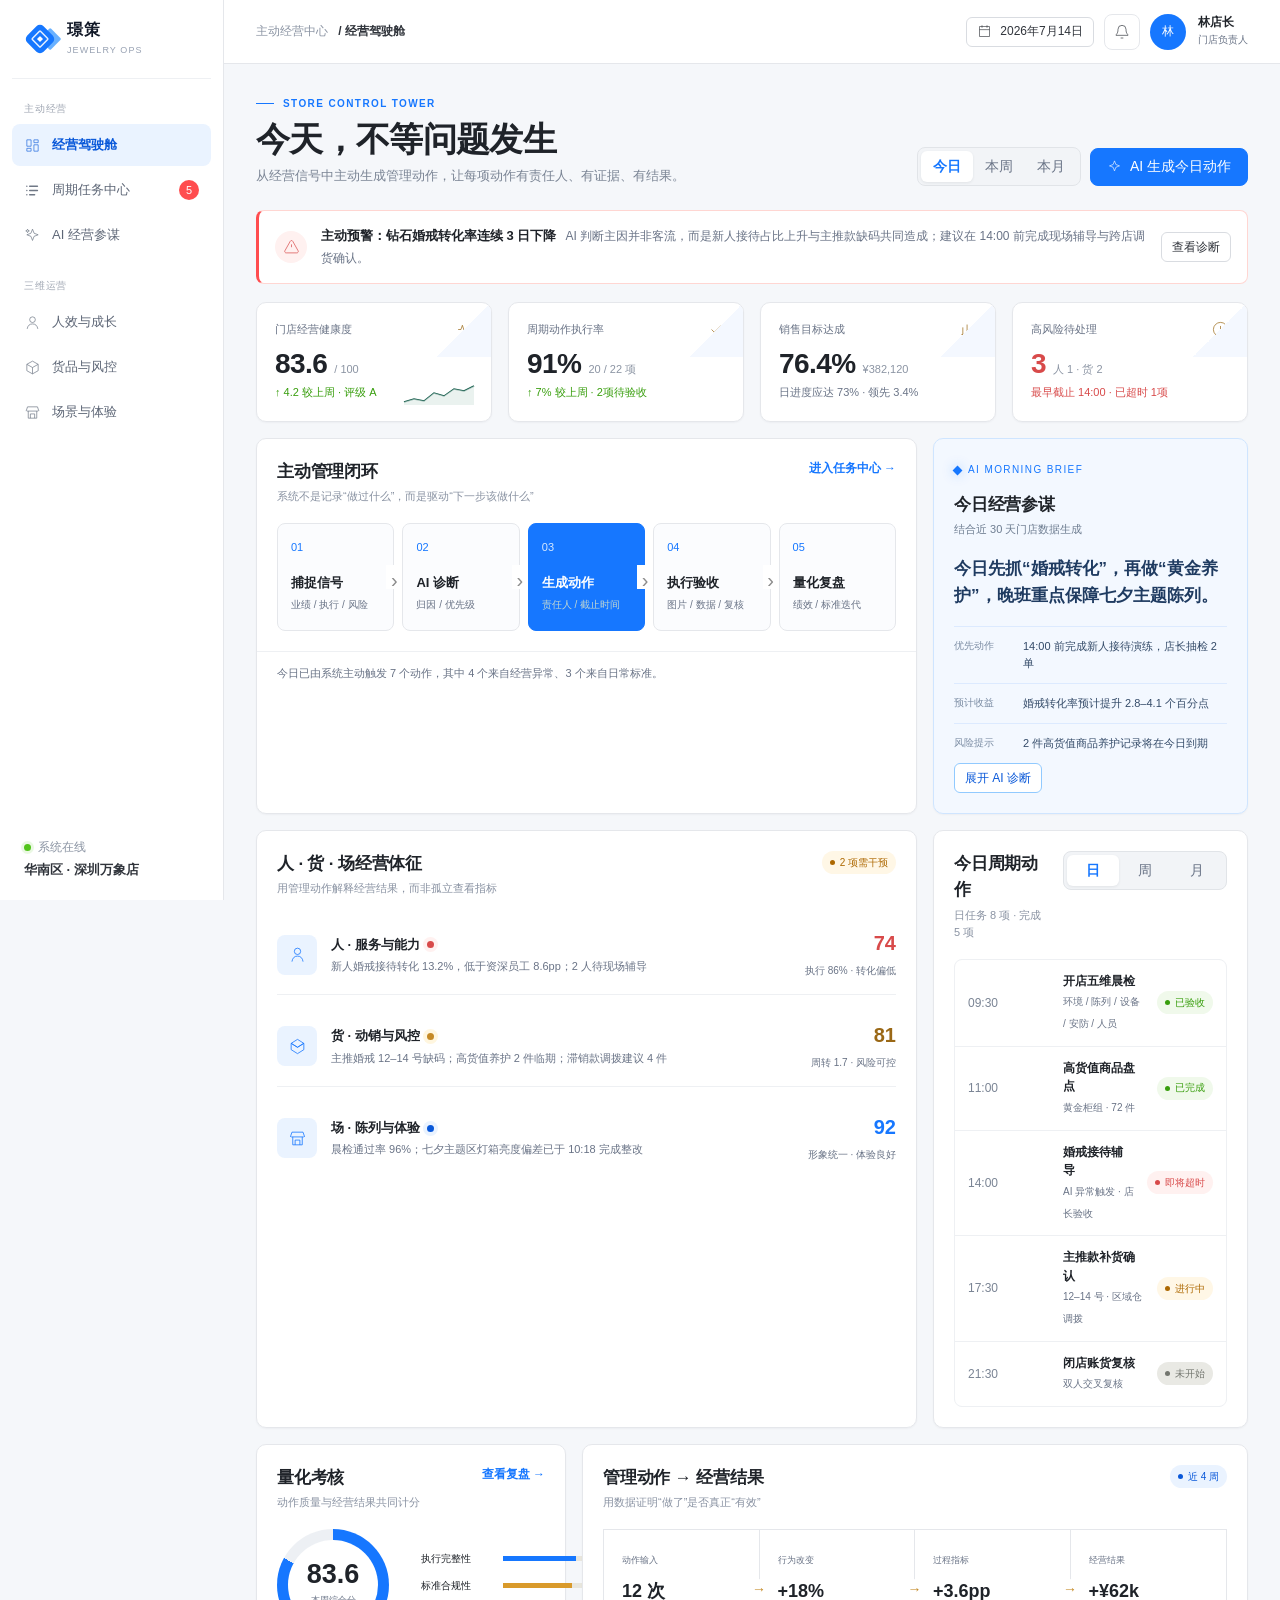
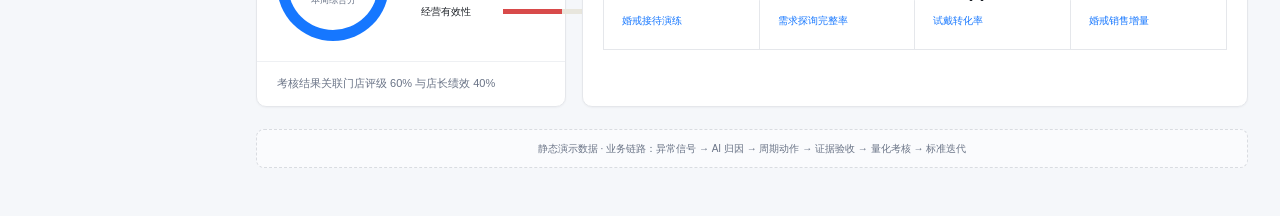
<file: index.html>
<!doctype html>
<html lang="zh-CN">
<head>
  <meta charset="utf-8">
  <meta name="viewport" content="width=device-width, initial-scale=1">
  <title>璟策 · 门店主动管理驾驶舱</title>
  <link rel="stylesheet" href="styles.css">
</head>
<body>
  <div class="app-shell">
    <aside class="sidebar" aria-label="主导航">
      <div class="brand">
        <div class="brand-mark" aria-hidden="true"></div>
        <div class="brand-copy"><strong>璟策</strong><small>Jewelry Ops</small></div>
      </div>
      <div class="nav-label">主动经营</div>
      <nav class="nav">
        <a class="active" href="index.html"><svg class="nav-icon" viewBox="0 0 24 24" fill="none" stroke="currentColor"><path d="M4 13h6V4H4v9Zm0 7h6v-4H4v4Zm10 0h6v-9h-6v9Zm0-16v4h6V4h-6Z"/></svg>经营驾驶舱</a>
        <a href="tasks.html"><svg class="nav-icon" viewBox="0 0 24 24" fill="none" stroke="currentColor"><path d="M8 6h11M8 12h11M8 18h7M4 6h.01M4 12h.01M4 18h.01" stroke-linecap="round" stroke-width="2"/></svg>周期任务中心<span class="nav-badge">5</span></a>
        <a href="ai-review.html"><svg class="nav-icon" viewBox="0 0 24 24" fill="none" stroke="currentColor"><path d="M12 3 9.8 8.8 4 11l5.8 2.2L12 19l2.2-5.8L20 11l-5.8-2.2L12 3Z"/><path d="m5 3 .7 1.8L7.5 5.5l-1.8.7L5 8l-.7-1.8-1.8-.7 1.8-.7L5 3Z"/></svg>AI 经营参谋</a>
      </nav>
      <div class="nav-label">三维运营</div>
      <nav class="nav">
        <a href="#people"><svg class="nav-icon" viewBox="0 0 24 24" fill="none" stroke="currentColor"><circle cx="12" cy="8" r="4"/><path d="M4.5 21c.7-4.5 3.2-7 7.5-7s6.8 2.5 7.5 7"/></svg>人效与成长</a>
        <a href="#goods"><svg class="nav-icon" viewBox="0 0 24 24" fill="none" stroke="currentColor"><path d="M4 7.5 12 3l8 4.5v9L12 21l-8-4.5v-9Z"/><path d="m4 7.5 8 4.5 8-4.5M12 12v9"/></svg>货品与风控</a>
        <a href="#place"><svg class="nav-icon" viewBox="0 0 24 24" fill="none" stroke="currentColor"><path d="M4 10h16M6 10v10h12V10M3 10l2-6h14l2 6M9 20v-6h6v6"/></svg>场景与体验</a>
      </nav>
      <div class="sidebar-foot"><div class="store-pill"><span class="store-dot"></span>系统在线<strong>华南区 · 深圳万象店</strong></div></div>
    </aside>

    <main class="main">
      <header class="topbar">
        <button class="icon-button mobile-menu" aria-label="打开菜单" data-menu><svg viewBox="0 0 24 24" fill="none" stroke="currentColor"><path d="M4 7h16M4 12h16M4 17h16"/></svg></button>
        <div class="crumb">主动经营中心 <strong>/ 经营驾驶舱</strong></div>
        <div class="top-actions">
          <button class="button small"><svg viewBox="0 0 24 24" fill="none" stroke="currentColor"><path d="M4 4h16v16H4zM8 2v4M16 2v4M4 9h16"/></svg>2026年7月14日</button>
          <button class="icon-button" aria-label="通知"><svg viewBox="0 0 24 24" fill="none" stroke="currentColor"><path d="M18 8a6 6 0 0 0-12 0c0 7-3 7-3 9h18c0-2-3-2-3-9ZM10 21h4"/></svg></button>
          <div class="avatar">林</div><div class="user-meta"><strong>林店长</strong><span>门店负责人</span></div>
        </div>
      </header>

      <div class="content">
        <section class="page-heading">
          <div>
            <div class="eyebrow">STORE CONTROL TOWER</div>
            <h1>今天，不等问题发生</h1>
            <p class="page-subtitle">从经营信号中主动生成管理动作，让每项动作有责任人、有证据、有结果。</p>
          </div>
          <div class="heading-actions">
            <div class="segmented" data-segment><button class="active">今日</button><button>本周</button><button>本月</button></div>
            <button class="button primary"><svg viewBox="0 0 24 24" fill="none" stroke="currentColor"><path d="M12 3 9.8 8.8 4 11l5.8 2.2L12 19l2.2-5.8L20 11l-5.8-2.2L12 3Z"/></svg>AI 生成今日动作</button>
          </div>
        </section>

        <section class="alert-strip">
          <div class="alert-icon"><svg viewBox="0 0 24 24" fill="none" stroke="currentColor"><path d="M12 9v4M12 17h.01M10.3 4.5 2.7 18a2 2 0 0 0 1.8 3h15a2 2 0 0 0 1.8-3L13.7 4.5a2 2 0 0 0-3.4 0Z"/></svg></div>
          <div class="alert-copy"><strong>主动预警：钻石婚戒转化率连续 3 日下降</strong><span>AI 判断主因并非客流，而是新人接待占比上升与主推款缺码共同造成；建议在 14:00 前完成现场辅导与跨店调货确认。</span></div>
          <a class="button small" href="ai-review.html">查看诊断</a>
        </section>

        <section class="grid kpis">
          <article class="card kpi-card">
            <div class="kpi-label"><span>门店经营健康度</span><svg viewBox="0 0 24 24" fill="none" stroke="currentColor"><path d="M3 12h4l2-6 4 12 2-6h6"/></svg></div>
            <div class="kpi-value"><strong>83.6</strong><span>/ 100</span></div>
            <div class="trend">↑ 4.2 较上周 · 评级 A</div>
            <svg class="micro-line" viewBox="0 0 72 22" fill="none"><path d="M1 18 11 15l10 2 10-8 10 3 10-7 10 2 10-5" stroke="#145b4a" stroke-width="1.5"/><path d="M1 21V18l10-3 10 2 10-8 10 3 10-7 10 2 10-5v19H1Z" fill="#dfece7" opacity=".65"/></svg>
          </article>
          <article class="card kpi-card">
            <div class="kpi-label"><span>周期动作执行率</span><svg viewBox="0 0 24 24" fill="none" stroke="currentColor"><path d="m5 12 4 4L19 6"/></svg></div>
            <div class="kpi-value"><strong>91%</strong><span>20 / 22 项</span></div>
            <div class="trend">↑ 7% 较上周 · 2项待验收</div>
          </article>
          <article class="card kpi-card">
            <div class="kpi-label"><span>销售目标达成</span><svg viewBox="0 0 24 24" fill="none" stroke="currentColor"><path d="M4 19V9M10 19V5M16 19v-7M22 19H2"/></svg></div>
            <div class="kpi-value"><strong>76.4%</strong><span>¥382,120</span></div>
            <div class="trend neutral">日进度应达 73% · 领先 3.4%</div>
          </article>
          <article class="card kpi-card">
            <div class="kpi-label"><span>高风险待处理</span><svg viewBox="0 0 24 24" fill="none" stroke="currentColor"><path d="M12 22a10 10 0 1 0 0-20 10 10 0 0 0 0 20ZM12 7v6M12 17h.01"/></svg></div>
            <div class="kpi-value"><strong class="text-ruby">3</strong><span>人 1 · 货 2</span></div>
            <div class="trend down">最早截止 14:00 · 已超时 1项</div>
          </article>
        </section>

        <section class="grid two-one">
          <article class="card">
            <div class="card-header"><div><h2>主动管理闭环</h2><p>系统不是记录“做过什么”，而是驱动“下一步该做什么”</p></div><a class="link-arrow" href="tasks.html">进入任务中心</a></div>
            <div class="card-body">
              <div class="loop">
                <div class="loop-step"><span class="loop-num">01</span><strong>捕捉信号</strong><small>业绩 / 执行 / 风险</small></div>
                <div class="loop-step"><span class="loop-num">02</span><strong>AI 诊断</strong><small>归因 / 优先级</small></div>
                <div class="loop-step active"><span class="loop-num">03</span><strong>生成动作</strong><small>责任人 / 截止时间</small></div>
                <div class="loop-step"><span class="loop-num">04</span><strong>执行验收</strong><small>图片 / 数据 / 复核</small></div>
                <div class="loop-step"><span class="loop-num">05</span><strong>量化复盘</strong><small>绩效 / 标准迭代</small></div>
              </div>
            </div>
            <div class="card-foot">今日已由系统主动触发 7 个动作，其中 4 个来自经营异常、3 个来自日常标准。</div>
          </article>

          <article class="card ai-panel">
            <div class="card-header"><div><div class="ai-label"><i class="ai-spark"></i>AI MORNING BRIEF</div><h2>今日经营参谋</h2><p>结合近 30 天门店数据生成</p></div></div>
            <div class="card-body">
              <div class="ai-lead">今日先抓“婚戒转化”，再做“黄金养护”，晚班重点保障七夕主题陈列。</div>
              <div class="ai-signal"><span>优先动作</span><strong>14:00 前完成新人接待演练，店长抽检 2 单</strong></div>
              <div class="ai-signal"><span>预计收益</span><strong>婚戒转化率预计提升 2.8–4.1 个百分点</strong></div>
              <div class="ai-signal"><span>风险提示</span><strong>2 件高货值商品养护记录将在今日到期</strong></div>
              <a class="button small" href="ai-review.html">展开 AI 诊断</a>
            </div>
          </article>
        </section>

        <section class="grid two-one section-gap">
          <article class="card">
            <div class="card-header"><div><h2>人 · 货 · 场经营体征</h2><p>用管理动作解释经营结果，而非孤立查看指标</p></div><span class="status gold">2 项需干预</span></div>
            <div class="card-body dimension-list">
              <div class="dimension-item" id="people">
                <div class="dimension-icon"><svg viewBox="0 0 24 24" fill="none" stroke="currentColor"><circle cx="12" cy="8" r="4"/><path d="M5 21c.6-4.4 3-7 7-7s6.4 2.6 7 7"/></svg></div>
                <div class="dimension-main"><strong>人 · 服务与能力 <i class="risk-dot high"></i></strong><p>新人婚戒接待转化 13.2%，低于资深员工 8.6pp；2 人待现场辅导</p></div>
                <div class="dimension-score"><strong class="text-ruby">74</strong><span>执行 86% · 转化偏低</span></div>
              </div>
              <div class="dimension-item" id="goods">
                <div class="dimension-icon"><svg viewBox="0 0 24 24" fill="none" stroke="currentColor"><path d="m4 8 8-5 8 5-8 5-8-5Z"/><path d="m4 8 8 5 8-5v8l-8 5-8-5V8Z"/></svg></div>
                <div class="dimension-main"><strong>货 · 动销与风控 <i class="risk-dot mid"></i></strong><p>主推婚戒 12–14 号缺码；高货值养护 2 件临期；滞销款调拨建议 4 件</p></div>
                <div class="dimension-score"><strong class="text-gold">81</strong><span>周转 1.7 · 风险可控</span></div>
              </div>
              <div class="dimension-item" id="place">
                <div class="dimension-icon"><svg viewBox="0 0 24 24" fill="none" stroke="currentColor"><path d="M4 10h16M6 10v10h12V10M3 10l2-6h14l2 6"/><path d="M9 20v-6h6v6"/></svg></div>
                <div class="dimension-main"><strong>场 · 陈列与体验 <i class="risk-dot low"></i></strong><p>晨检通过率 96%；七夕主题区灯箱亮度偏差已于 10:18 完成整改</p></div>
                <div class="dimension-score"><strong class="text-jade">92</strong><span>形象统一 · 体验良好</span></div>
              </div>
            </div>
          </article>

          <article class="card">
            <div class="card-header"><div><h2>今日周期动作</h2><p>日任务 8 项 · 完成 5 项</p></div><div class="segmented" data-segment><button class="active">日</button><button>周</button><button>月</button></div></div>
            <div class="card-body">
              <div class="agenda">
                <div class="agenda-row"><div class="agenda-time">09:30</div><div class="agenda-task"><strong>开店五维晨检</strong><span>环境 / 陈列 / 设备 / 安防 / 人员</span></div><span class="status green">已验收</span></div>
                <div class="agenda-row"><div class="agenda-time">11:00</div><div class="agenda-task"><strong>高货值商品盘点</strong><span>黄金柜组 · 72 件</span></div><span class="status green">已完成</span></div>
                <div class="agenda-row"><div class="agenda-time">14:00</div><div class="agenda-task"><strong>婚戒接待辅导</strong><span>AI 异常触发 · 店长验收</span></div><span class="status red">即将超时</span></div>
                <div class="agenda-row"><div class="agenda-time">17:30</div><div class="agenda-task"><strong>主推款补货确认</strong><span>12–14 号 · 区域仓调拨</span></div><span class="status gold">进行中</span></div>
                <div class="agenda-row"><div class="agenda-time">21:30</div><div class="agenda-task"><strong>闭店账货复核</strong><span>双人交叉复核</span></div><span class="status gray">未开始</span></div>
              </div>
            </div>
          </article>
        </section>

        <section class="grid one-two section-gap">
          <article class="card">
            <div class="card-header"><div><h2>量化考核</h2><p>动作质量与经营结果共同计分</p></div><a class="link-arrow" href="ai-review.html">查看复盘</a></div>
            <div class="card-body score-summary">
              <div class="score-ring"><div><strong>83.6</strong><span>本周综合分</span></div></div>
              <div class="score-bars">
                <div class="bar-row"><span>执行完整性</span><div class="bar-track"><div class="bar-fill" style="width:91%"></div></div><b>91</b></div>
                <div class="bar-row"><span>标准合规性</span><div class="bar-track"><div class="bar-fill gold" style="width:86%"></div></div><b>86</b></div>
                <div class="bar-row"><span>经营有效性</span><div class="bar-track"><div class="bar-fill ruby" style="width:74%"></div></div><b>74</b></div>
              </div>
            </div>
            <div class="card-foot">考核结果关联门店评级 60% 与店长绩效 40%</div>
          </article>
          <article class="card">
            <div class="card-header"><div><h2>管理动作 → 经营结果</h2><p>用数据证明“做了”是否真正“有效”</p></div><span class="status blue">近 4 周</span></div>
            <div class="card-body">
              <div class="metric-bridge">
                <div class="bridge-step"><span>动作输入</span><strong>12 次</strong><em>婚戒接待演练</em></div>
                <div class="bridge-step"><span>行为改变</span><strong>+18%</strong><em>需求探询完整率</em></div>
                <div class="bridge-step"><span>过程指标</span><strong>+3.6pp</strong><em>试戴转化率</em></div>
                <div class="bridge-step"><span>经营结果</span><strong>+¥62k</strong><em>婚戒销售增量</em></div>
              </div>
            </div>
          </article>
        </section>

        <div class="demo-note">静态演示数据 · 业务链路：异常信号 → AI 归因 → 周期动作 → 证据验收 → 量化考核 → 标准迭代</div>
      </div>
    </main>
  </div>
  <script src="app.js"></script>
</body>
</html>
</file>
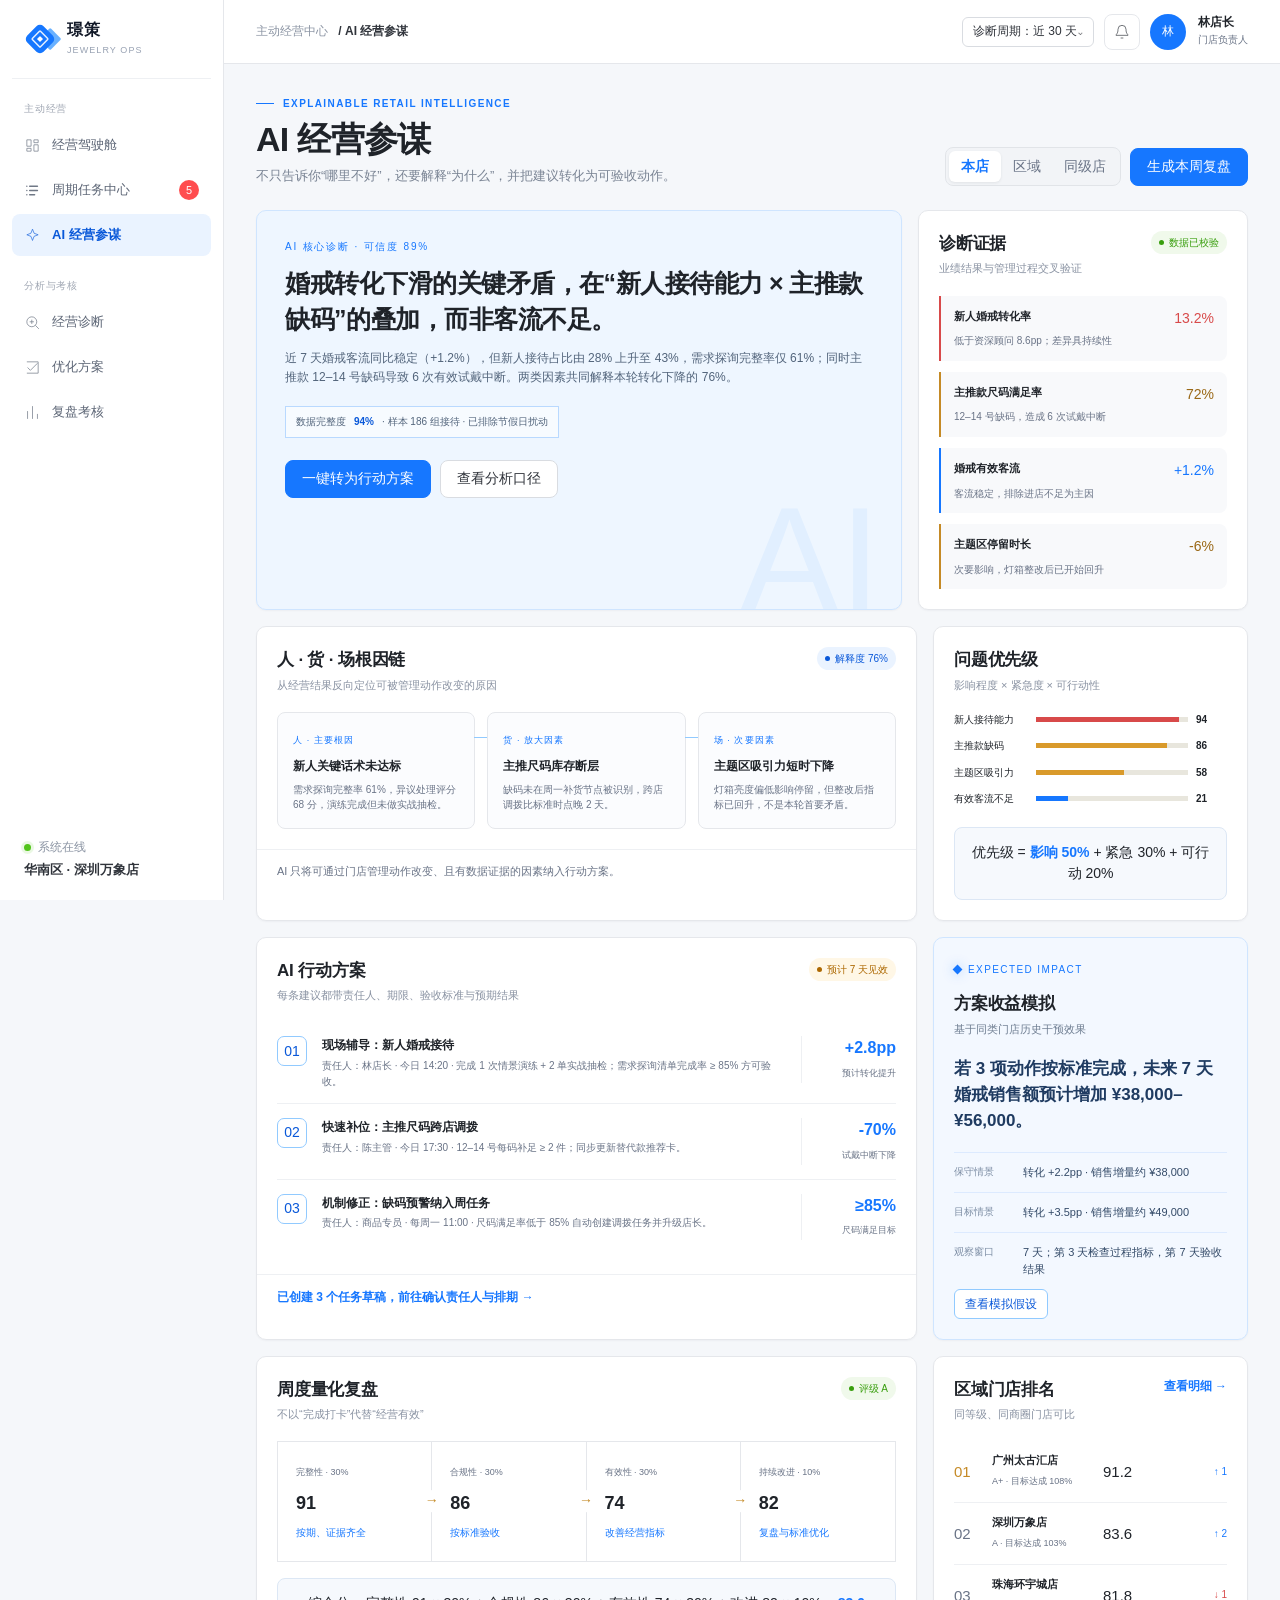
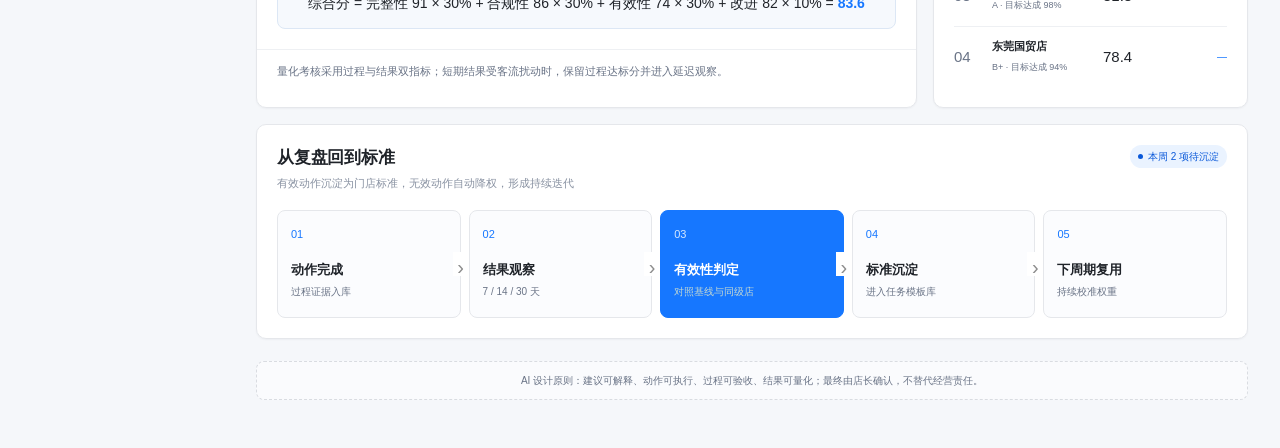
<file: ai-review.html>
<!doctype html>
<html lang="zh-CN">
<head>
  <meta charset="utf-8">
  <meta name="viewport" content="width=device-width, initial-scale=1">
  <title>璟策 · AI 经营参谋与复盘</title>
  <link rel="stylesheet" href="styles.css">
</head>
<body>
  <div class="app-shell">
    <aside class="sidebar" aria-label="主导航">
      <div class="brand"><div class="brand-mark" aria-hidden="true"></div><div class="brand-copy"><strong>璟策</strong><small>Jewelry Ops</small></div></div>
      <div class="nav-label">主动经营</div>
      <nav class="nav">
        <a href="index.html"><svg class="nav-icon" viewBox="0 0 24 24" fill="none" stroke="currentColor"><path d="M4 13h6V4H4v9Zm0 7h6v-4H4v4Zm10 0h6v-9h-6v9Zm0-16v4h6V4h-6Z"/></svg>经营驾驶舱</a>
        <a href="tasks.html"><svg class="nav-icon" viewBox="0 0 24 24" fill="none" stroke="currentColor"><path d="M8 6h11M8 12h11M8 18h7M4 6h.01M4 12h.01M4 18h.01" stroke-linecap="round" stroke-width="2"/></svg>周期任务中心<span class="nav-badge">5</span></a>
        <a class="active" href="ai-review.html"><svg class="nav-icon" viewBox="0 0 24 24" fill="none" stroke="currentColor"><path d="M12 3 9.8 8.8 4 11l5.8 2.2L12 19l2.2-5.8L20 11l-5.8-2.2L12 3Z"/></svg>AI 经营参谋</a>
      </nav>
      <div class="nav-label">分析与考核</div>
      <nav class="nav">
        <a href="#diagnosis"><svg class="nav-icon" viewBox="0 0 24 24" fill="none" stroke="currentColor"><circle cx="11" cy="11" r="7"/><path d="m16 16 5 5M8 11h6M11 8v6"/></svg>经营诊断</a>
        <a href="#action"><svg class="nav-icon" viewBox="0 0 24 24" fill="none" stroke="currentColor"><path d="m5 12 4 4L19 6"/><path d="M4 4h16v16H4"/></svg>优化方案</a>
        <a href="#score"><svg class="nav-icon" viewBox="0 0 24 24" fill="none" stroke="currentColor"><path d="M5 21V10M12 21V3M19 21v-7"/></svg>复盘考核</a>
      </nav>
      <div class="sidebar-foot"><div class="store-pill"><span class="store-dot"></span>系统在线<strong>华南区 · 深圳万象店</strong></div></div>
    </aside>

    <main class="main">
      <header class="topbar">
        <button class="icon-button mobile-menu" aria-label="打开菜单" data-menu><svg viewBox="0 0 24 24" fill="none" stroke="currentColor"><path d="M4 7h16M4 12h16M4 17h16"/></svg></button>
        <div class="crumb">主动经营中心 <strong>/ AI 经营参谋</strong></div>
        <div class="top-actions">
          <button class="button small">诊断周期：近 30 天⌄</button>
          <button class="icon-button" aria-label="通知"><svg viewBox="0 0 24 24" fill="none" stroke="currentColor"><path d="M18 8a6 6 0 0 0-12 0c0 7-3 7-3 9h18c0-2-3-2-3-9ZM10 21h4"/></svg></button>
          <div class="avatar">林</div><div class="user-meta"><strong>林店长</strong><span>门店负责人</span></div>
        </div>
      </header>

      <div class="content">
        <section class="page-heading">
          <div><div class="eyebrow">EXPLAINABLE RETAIL INTELLIGENCE</div><h1>AI 经营参谋</h1><p class="page-subtitle">不只告诉你“哪里不好”，还要解释“为什么”，并把建议转化为可验收动作。</p></div>
          <div class="heading-actions"><div class="segmented" data-segment><button class="active">本店</button><button>区域</button><button>同级店</button></div><button class="button dark">生成本周复盘</button></div>
        </section>

        <section class="insight-hero" id="diagnosis">
          <article class="card diagnosis">
            <div class="diagnosis-kicker">AI 核心诊断 · 可信度 89%</div>
            <h2>婚戒转化下滑的关键矛盾，在“新人接待能力 × 主推款缺码”的叠加，而非客流不足。</h2>
            <p>近 7 天婚戒客流同比稳定（+1.2%），但新人接待占比由 28% 上升至 43%，需求探询完整率仅 61%；同时主推款 12–14 号缺码导致 6 次有效试戴中断。两类因素共同解释本轮转化下降的 76%。</p>
            <span class="confidence">数据完整度 <b>94%</b> · 样本 186 组接待 · 已排除节假日扰动</span>
            <div class="diagnosis-actions"><a class="button gold" href="tasks.html">一键转为行动方案</a><button class="button">查看分析口径</button></div>
          </article>
          <article class="card">
            <div class="card-header"><div><h2>诊断证据</h2><p>业绩结果与管理过程交叉验证</p></div><span class="status green">数据已校验</span></div>
            <div class="card-body evidence-list">
              <div class="evidence alert"><div class="evidence-top"><strong>新人婚戒转化率</strong><span class="text-ruby">13.2%</span></div><p>低于资深顾问 8.6pp；差异具持续性</p></div>
              <div class="evidence warn"><div class="evidence-top"><strong>主推款尺码满足率</strong><span class="text-gold">72%</span></div><p>12–14 号缺码，造成 6 次试戴中断</p></div>
              <div class="evidence good"><div class="evidence-top"><strong>婚戒有效客流</strong><span class="text-jade">+1.2%</span></div><p>客流稳定，排除进店不足为主因</p></div>
              <div class="evidence warn"><div class="evidence-top"><strong>主题区停留时长</strong><span class="text-gold">-6%</span></div><p>次要影响，灯箱整改后已开始回升</p></div>
            </div>
          </article>
        </section>

        <section class="grid two-one">
          <article class="card">
            <div class="card-header"><div><h2>人 · 货 · 场根因链</h2><p>从经营结果反向定位可被管理动作改变的原因</p></div><span class="status blue">解释度 76%</span></div>
            <div class="card-body">
              <div class="cause-map">
                <div class="cause-node"><span>人 · 主要根因</span><strong>新人关键话术未达标</strong><p>需求探询完整率 61%，异议处理评分 68 分，演练完成但未做实战抽检。</p></div>
                <div class="cause-node"><span>货 · 放大因素</span><strong>主推尺码库存断层</strong><p>缺码未在周一补货节点被识别，跨店调拨比标准时点晚 2 天。</p></div>
                <div class="cause-node"><span>场 · 次要因素</span><strong>主题区吸引力短时下降</strong><p>灯箱亮度偏低影响停留，但整改后指标已回升，不是本轮首要矛盾。</p></div>
              </div>
            </div>
            <div class="card-foot">AI 只将可通过门店管理动作改变、且有数据证据的因素纳入行动方案。</div>
          </article>

          <article class="card">
            <div class="card-header"><div><h2>问题优先级</h2><p>影响程度 × 紧急度 × 可行动性</p></div></div>
            <div class="card-body score-bars">
              <div class="bar-row"><span>新人接待能力</span><div class="bar-track"><div class="bar-fill ruby" style="width:94%"></div></div><b>94</b></div>
              <div class="bar-row"><span>主推款缺码</span><div class="bar-track"><div class="bar-fill gold" style="width:86%"></div></div><b>86</b></div>
              <div class="bar-row"><span>主题区吸引力</span><div class="bar-track"><div class="bar-fill gold" style="width:58%"></div></div><b>58</b></div>
              <div class="bar-row"><span>有效客流不足</span><div class="bar-track"><div class="bar-fill" style="width:21%"></div></div><b>21</b></div>
              <div class="formula" style="margin-top:9px">优先级 = <strong>影响 50%</strong> + 紧急 30% + 可行动 20%</div>
            </div>
          </article>
        </section>

        <section class="grid two-one section-gap" id="action">
          <article class="card">
            <div class="card-header"><div><h2>AI 行动方案</h2><p>每条建议都带责任人、期限、验收标准与预期结果</p></div><span class="status gold">预计 7 天见效</span></div>
            <div class="card-body">
              <div class="recommendation"><div class="rec-num">01</div><div class="rec-main"><strong>现场辅导：新人婚戒接待</strong><p>责任人：林店长 · 今日 14:20 · 完成 1 次情景演练 + 2 单实战抽检；需求探询清单完成率 ≥ 85% 方可验收。</p></div><div class="rec-result"><strong>+2.8pp</strong><span>预计转化提升</span></div></div>
              <div class="recommendation"><div class="rec-num">02</div><div class="rec-main"><strong>快速补位：主推尺码跨店调拨</strong><p>责任人：陈主管 · 今日 17:30 · 12–14 号每码补足 ≥ 2 件；同步更新替代款推荐卡。</p></div><div class="rec-result"><strong>-70%</strong><span>试戴中断下降</span></div></div>
              <div class="recommendation"><div class="rec-num">03</div><div class="rec-main"><strong>机制修正：缺码预警纳入周任务</strong><p>责任人：商品专员 · 每周一 11:00 · 尺码满足率低于 85% 自动创建调拨任务并升级店长。</p></div><div class="rec-result"><strong>≥85%</strong><span>尺码满足目标</span></div></div>
            </div>
            <div class="card-foot"><a class="link-arrow" href="tasks.html">已创建 3 个任务草稿，前往确认责任人与排期</a></div>
          </article>

          <article class="card ai-panel">
            <div class="card-header"><div><div class="ai-label"><i class="ai-spark"></i>EXPECTED IMPACT</div><h2>方案收益模拟</h2><p>基于同类门店历史干预效果</p></div></div>
            <div class="card-body">
              <div class="ai-lead">若 3 项动作按标准完成，未来 7 天婚戒销售额预计增加 ¥38,000–¥56,000。</div>
              <div class="ai-signal"><span>保守情景</span><strong>转化 +2.2pp · 销售增量约 ¥38,000</strong></div>
              <div class="ai-signal"><span>目标情景</span><strong>转化 +3.5pp · 销售增量约 ¥49,000</strong></div>
              <div class="ai-signal"><span>观察窗口</span><strong>7 天；第 3 天检查过程指标，第 7 天验收结果</strong></div>
              <button class="button small">查看模拟假设</button>
            </div>
          </article>
        </section>

        <section class="grid two-one section-gap" id="score">
          <article class="card">
            <div class="card-header"><div><h2>周度量化复盘</h2><p>不以“完成打卡”代替“经营有效”</p></div><span class="status green">评级 A</span></div>
            <div class="card-body">
              <div class="metric-bridge">
                <div class="bridge-step"><span>完整性 · 30%</span><strong>91</strong><em>按期、证据齐全</em></div>
                <div class="bridge-step"><span>合规性 · 30%</span><strong>86</strong><em>按标准验收</em></div>
                <div class="bridge-step"><span>有效性 · 30%</span><strong>74</strong><em>改善经营指标</em></div>
                <div class="bridge-step"><span>持续改进 · 10%</span><strong>82</strong><em>复盘与标准优化</em></div>
              </div>
              <div class="formula section-gap">综合分 = 完整性 91 × 30% + 合规性 86 × 30% + 有效性 74 × 30% + 改进 82 × 10% = <strong>83.6</strong></div>
            </div>
            <div class="card-foot">量化考核采用过程与结果双指标；短期结果受客流扰动时，保留过程达标分并进入延迟观察。</div>
          </article>

          <article class="card">
            <div class="card-header"><div><h2>区域门店排名</h2><p>同等级、同商圈门店可比</p></div><a class="link-arrow" href="#">查看明细</a></div>
            <div class="card-body rank-list">
              <div class="rank-row"><div class="rank-num">01</div><div class="rank-store"><strong>广州太古汇店</strong><span>A+ · 目标达成 108%</span></div><div class="rank-score">91.2</div><div class="rank-move">↑ 1</div></div>
              <div class="rank-row"><div class="rank-num">02</div><div class="rank-store"><strong>深圳万象店</strong><span>A · 目标达成 103%</span></div><div class="rank-score">83.6</div><div class="rank-move">↑ 2</div></div>
              <div class="rank-row"><div class="rank-num">03</div><div class="rank-store"><strong>珠海环宇城店</strong><span>A · 目标达成 98%</span></div><div class="rank-score">81.8</div><div class="rank-move down">↓ 1</div></div>
              <div class="rank-row"><div class="rank-num">04</div><div class="rank-store"><strong>东莞国贸店</strong><span>B+ · 目标达成 94%</span></div><div class="rank-score">78.4</div><div class="rank-move">—</div></div>
            </div>
          </article>
        </section>

        <section class="card section-gap">
          <div class="card-header"><div><h2>从复盘回到标准</h2><p>有效动作沉淀为门店标准，无效动作自动降权，形成持续迭代</p></div><span class="status blue">本周 2 项待沉淀</span></div>
          <div class="card-body">
            <div class="loop">
              <div class="loop-step"><span class="loop-num">01</span><strong>动作完成</strong><small>过程证据入库</small></div>
              <div class="loop-step"><span class="loop-num">02</span><strong>结果观察</strong><small>7 / 14 / 30 天</small></div>
              <div class="loop-step active"><span class="loop-num">03</span><strong>有效性判定</strong><small>对照基线与同级店</small></div>
              <div class="loop-step"><span class="loop-num">04</span><strong>标准沉淀</strong><small>进入任务模板库</small></div>
              <div class="loop-step"><span class="loop-num">05</span><strong>下周期复用</strong><small>持续校准权重</small></div>
            </div>
          </div>
        </section>

        <div class="demo-note">AI 设计原则：建议可解释、动作可执行、过程可验收、结果可量化；最终由店长确认，不替代经营责任。</div>
      </div>
    </main>
  </div>
  <script src="app.js"></script>
</body>
</html>
</file>
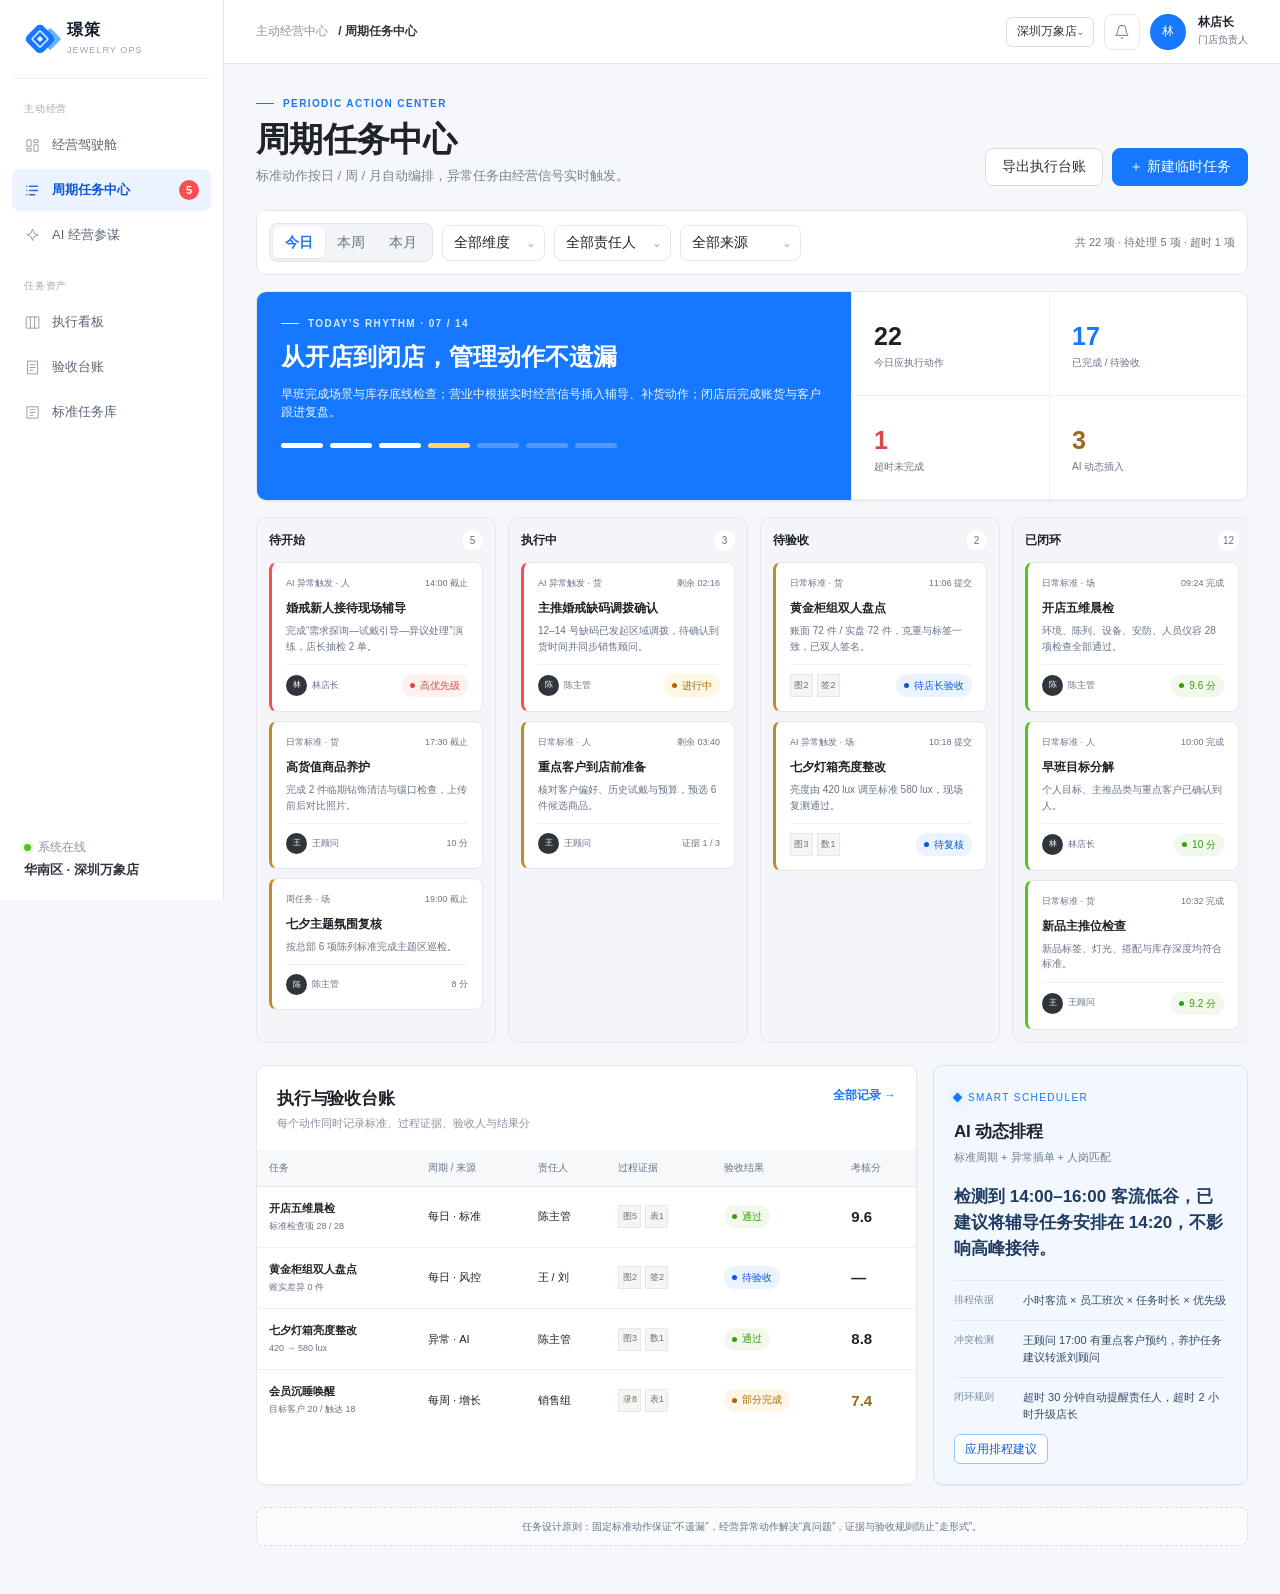
<file: tasks.html>
<!doctype html>
<html lang="zh-CN">
<head>
  <meta charset="utf-8">
  <meta name="viewport" content="width=device-width, initial-scale=1">
  <title>璟策 · 周期任务中心</title>
  <link rel="stylesheet" href="styles.css">
</head>
<body>
  <div class="app-shell">
    <aside class="sidebar" aria-label="主导航">
      <div class="brand"><div class="brand-mark" aria-hidden="true"></div><div class="brand-copy"><strong>璟策</strong><small>Jewelry Ops</small></div></div>
      <div class="nav-label">主动经营</div>
      <nav class="nav">
        <a href="index.html"><svg class="nav-icon" viewBox="0 0 24 24" fill="none" stroke="currentColor"><path d="M4 13h6V4H4v9Zm0 7h6v-4H4v4Zm10 0h6v-9h-6v9Zm0-16v4h6V4h-6Z"/></svg>经营驾驶舱</a>
        <a class="active" href="tasks.html"><svg class="nav-icon" viewBox="0 0 24 24" fill="none" stroke="currentColor"><path d="M8 6h11M8 12h11M8 18h7M4 6h.01M4 12h.01M4 18h.01" stroke-linecap="round" stroke-width="2"/></svg>周期任务中心<span class="nav-badge">5</span></a>
        <a href="ai-review.html"><svg class="nav-icon" viewBox="0 0 24 24" fill="none" stroke="currentColor"><path d="M12 3 9.8 8.8 4 11l5.8 2.2L12 19l2.2-5.8L20 11l-5.8-2.2L12 3Z"/></svg>AI 经营参谋</a>
      </nav>
      <div class="nav-label">任务资产</div>
      <nav class="nav">
        <a href="#board"><svg class="nav-icon" viewBox="0 0 24 24" fill="none" stroke="currentColor"><rect x="3" y="4" width="18" height="16" rx="1"/><path d="M9 4v16M15 4v16"/></svg>执行看板</a>
        <a href="#ledger"><svg class="nav-icon" viewBox="0 0 24 24" fill="none" stroke="currentColor"><path d="M5 3h14v18H5zM8 8h8M8 12h8M8 16h5"/></svg>验收台账</a>
        <a href="#"><svg class="nav-icon" viewBox="0 0 24 24" fill="none" stroke="currentColor"><path d="M4 4h16v16H4zM8 8h8M8 12h8M8 16h5"/></svg>标准任务库</a>
      </nav>
      <div class="sidebar-foot"><div class="store-pill"><span class="store-dot"></span>系统在线<strong>华南区 · 深圳万象店</strong></div></div>
    </aside>

    <main class="main">
      <header class="topbar">
        <button class="icon-button mobile-menu" aria-label="打开菜单" data-menu><svg viewBox="0 0 24 24" fill="none" stroke="currentColor"><path d="M4 7h16M4 12h16M4 17h16"/></svg></button>
        <div class="crumb">主动经营中心 <strong>/ 周期任务中心</strong></div>
        <div class="top-actions">
          <button class="button small">深圳万象店⌄</button>
          <button class="icon-button" aria-label="通知"><svg viewBox="0 0 24 24" fill="none" stroke="currentColor"><path d="M18 8a6 6 0 0 0-12 0c0 7-3 7-3 9h18c0-2-3-2-3-9ZM10 21h4"/></svg></button>
          <div class="avatar">林</div><div class="user-meta"><strong>林店长</strong><span>门店负责人</span></div>
        </div>
      </header>

      <div class="content">
        <section class="page-heading">
          <div><div class="eyebrow">PERIODIC ACTION CENTER</div><h1>周期任务中心</h1><p class="page-subtitle">标准动作按日 / 周 / 月自动编排，异常任务由经营信号实时触发。</p></div>
          <div class="heading-actions"><button class="button">导出执行台账</button><button class="button primary">＋ 新建临时任务</button></div>
        </section>

        <section class="filter-bar">
          <div class="segmented" data-segment><button class="active">今日</button><button>本周</button><button>本月</button></div>
          <label class="field"><select aria-label="业务维度"><option>全部维度</option><option>人 · 人效</option><option>货 · 货品</option><option>场 · 场景</option></select></label>
          <label class="field"><select aria-label="责任人"><option>全部责任人</option><option>林店长</option><option>王顾问</option><option>陈主管</option></select></label>
          <label class="field"><select aria-label="任务来源"><option>全部来源</option><option>周期标准</option><option>AI 异常触发</option><option>总部专项</option></select></label>
          <span class="filter-push">共 22 项 · 待处理 5 项 · 超时 1 项</span>
        </section>

        <section class="card cycle-hero">
          <div class="cycle-copy">
            <div class="eyebrow">TODAY'S RHYTHM · 07 / 14</div>
            <h2>从开店到闭店，管理动作不遗漏</h2>
            <p>早班完成场景与库存底线检查；营业中根据实时经营信号插入辅导、补货动作；闭店后完成账货与客户跟进复盘。</p>
            <div class="cycle-progress" aria-label="今日时间进度"><span class="done"></span><span class="done"></span><span class="done"></span><span class="now"></span><span></span><span></span><span></span></div>
          </div>
          <div class="cycle-stat">
            <div><strong>22</strong><span>今日应执行动作</span></div><div><strong class="text-jade">17</strong><span>已完成 / 待验收</span></div>
            <div><strong class="text-ruby">1</strong><span>超时未完成</span></div><div><strong class="text-gold">3</strong><span>AI 动态插入</span></div>
          </div>
        </section>

        <section class="task-board" id="board">
          <div class="task-column">
            <div class="column-head"><strong>待开始</strong><span>5</span></div>
            <article class="task-card high">
              <div class="task-top"><span>AI 异常触发 · 人</span><span>14:00 截止</span></div>
              <h3>婚戒新人接待现场辅导</h3>
              <p>完成“需求探询—试戴引导—异议处理”演练，店长抽检 2 单。</p>
              <div class="task-meta"><div class="owner"><b>林</b>林店长</div><span class="status red">高优先级</span></div>
            </article>
            <article class="task-card">
              <div class="task-top"><span>日常标准 · 货</span><span>17:30 截止</span></div>
              <h3>高货值商品养护</h3>
              <p>完成 2 件临期钻饰清洁与镶口检查，上传前后对比照片。</p>
              <div class="task-meta"><div class="owner"><b>王</b>王顾问</div><span>10 分</span></div>
            </article>
            <article class="task-card">
              <div class="task-top"><span>周任务 · 场</span><span>19:00 截止</span></div>
              <h3>七夕主题氛围复核</h3>
              <p>按总部 6 项陈列标准完成主题区巡检。</p>
              <div class="task-meta"><div class="owner"><b>陈</b>陈主管</div><span>8 分</span></div>
            </article>
          </div>

          <div class="task-column">
            <div class="column-head"><strong>执行中</strong><span>3</span></div>
            <article class="task-card high">
              <div class="task-top"><span>AI 异常触发 · 货</span><span>剩余 02:16</span></div>
              <h3>主推婚戒缺码调拨确认</h3>
              <p>12–14 号缺码已发起区域调拨，待确认到货时间并同步销售顾问。</p>
              <div class="task-meta"><div class="owner"><b>陈</b>陈主管</div><span class="status gold">进行中</span></div>
            </article>
            <article class="task-card">
              <div class="task-top"><span>日常标准 · 人</span><span>剩余 03:40</span></div>
              <h3>重点客户到店前准备</h3>
              <p>核对客户偏好、历史试戴与预算，预选 6 件候选商品。</p>
              <div class="task-meta"><div class="owner"><b>王</b>王顾问</div><span>证据 1 / 3</span></div>
            </article>
          </div>

          <div class="task-column">
            <div class="column-head"><strong>待验收</strong><span>2</span></div>
            <article class="task-card">
              <div class="task-top"><span>日常标准 · 货</span><span>11:06 提交</span></div>
              <h3>黄金柜组双人盘点</h3>
              <p>账面 72 件 / 实盘 72 件，克重与标签一致，已双人签名。</p>
              <div class="task-meta"><div class="proof"><i>图2</i><i>签2</i></div><span class="status blue">待店长验收</span></div>
            </article>
            <article class="task-card">
              <div class="task-top"><span>AI 异常触发 · 场</span><span>10:18 提交</span></div>
              <h3>七夕灯箱亮度整改</h3>
              <p>亮度由 420 lux 调至标准 580 lux，现场复测通过。</p>
              <div class="task-meta"><div class="proof"><i>图3</i><i>数1</i></div><span class="status blue">待复核</span></div>
            </article>
          </div>

          <div class="task-column">
            <div class="column-head"><strong>已闭环</strong><span>12</span></div>
            <article class="task-card done">
              <div class="task-top"><span>日常标准 · 场</span><span>09:24 完成</span></div>
              <h3>开店五维晨检</h3>
              <p>环境、陈列、设备、安防、人员仪容 28 项检查全部通过。</p>
              <div class="task-meta"><div class="owner"><b>陈</b>陈主管</div><span class="status green">9.6 分</span></div>
            </article>
            <article class="task-card done">
              <div class="task-top"><span>日常标准 · 人</span><span>10:00 完成</span></div>
              <h3>早班目标分解</h3>
              <p>个人目标、主推品类与重点客户已确认到人。</p>
              <div class="task-meta"><div class="owner"><b>林</b>林店长</div><span class="status green">10 分</span></div>
            </article>
            <article class="task-card done">
              <div class="task-top"><span>日常标准 · 货</span><span>10:32 完成</span></div>
              <h3>新品主推位检查</h3>
              <p>新品标签、灯光、搭配与库存深度均符合标准。</p>
              <div class="task-meta"><div class="owner"><b>王</b>王顾问</div><span class="status green">9.2 分</span></div>
            </article>
          </div>
        </section>

        <section class="grid two-one section-gap">
          <article class="card" id="ledger">
            <div class="card-header"><div><h2>执行与验收台账</h2><p>每个动作同时记录标准、过程证据、验收人与结果分</p></div><a class="link-arrow" href="#">全部记录</a></div>
            <div class="card-body table-scroll" style="padding:18px 0 4px">
              <table class="task-table">
                <thead><tr><th>任务</th><th>周期 / 来源</th><th>责任人</th><th>过程证据</th><th>验收结果</th><th>考核分</th></tr></thead>
                <tbody>
                  <tr><td class="task-name"><strong>开店五维晨检</strong><span>标准检查项 28 / 28</span></td><td>每日 · 标准</td><td>陈主管</td><td><div class="proof"><i>图5</i><i>表1</i></div></td><td><span class="status green">通过</span></td><td class="score-cell">9.6</td></tr>
                  <tr><td class="task-name"><strong>黄金柜组双人盘点</strong><span>账实差异 0 件</span></td><td>每日 · 风控</td><td>王 / 刘</td><td><div class="proof"><i>图2</i><i>签2</i></div></td><td><span class="status blue">待验收</span></td><td class="score-cell">—</td></tr>
                  <tr><td class="task-name"><strong>七夕灯箱亮度整改</strong><span>420 → 580 lux</span></td><td>异常 · AI</td><td>陈主管</td><td><div class="proof"><i>图3</i><i>数1</i></div></td><td><span class="status green">通过</span></td><td class="score-cell">8.8</td></tr>
                  <tr><td class="task-name"><strong>会员沉睡唤醒</strong><span>目标客户 20 / 触达 18</span></td><td>每周 · 增长</td><td>销售组</td><td><div class="proof"><i>录8</i><i>表1</i></div></td><td><span class="status gold">部分完成</span></td><td class="score-cell text-gold">7.4</td></tr>
                </tbody>
              </table>
            </div>
          </article>

          <article class="card ai-panel">
            <div class="card-header"><div><div class="ai-label"><i class="ai-spark"></i>SMART SCHEDULER</div><h2>AI 动态排程</h2><p>标准周期 + 异常插单 + 人岗匹配</p></div></div>
            <div class="card-body">
              <div class="ai-lead">检测到 14:00–16:00 客流低谷，已建议将辅导任务安排在 14:20，不影响高峰接待。</div>
              <div class="ai-signal"><span>排程依据</span><strong>小时客流 × 员工班次 × 任务时长 × 优先级</strong></div>
              <div class="ai-signal"><span>冲突检测</span><strong>王顾问 17:00 有重点客户预约，养护任务建议转派刘顾问</strong></div>
              <div class="ai-signal"><span>闭环规则</span><strong>超时 30 分钟自动提醒责任人，超时 2 小时升级店长</strong></div>
              <button class="button small">应用排程建议</button>
            </div>
          </article>
        </section>

        <div class="demo-note">任务设计原则：固定标准动作保证“不遗漏”，经营异常动作解决“真问题”，证据与验收规则防止“走形式”。</div>
      </div>
    </main>
  </div>
  <script src="app.js"></script>
</body>
</html>
</file>
<file: styles.css>
:root {
  --ink: #171816;
  --ink-2: #2d2f2b;
  --muted: #777a72;
  --line: #dedfd7;
  --line-soft: #ecece6;
  --paper: #f5f4ee;
  --surface: #fffefa;
  --surface-2: #f0efe8;
  --gold: #b48a46;
  --gold-deep: #7b5a26;
  --gold-soft: #f0e4ce;
  --jade: #145b4a;
  --jade-2: #1f7761;
  --jade-soft: #dfece7;
  --ruby: #a4473f;
  --ruby-soft: #f4e2df;
  --blue: #456d86;
  --blue-soft: #e2edf2;
  --shadow: 0 16px 40px rgba(24, 28, 23, 0.07);
  --shadow-sm: 0 8px 22px rgba(24, 28, 23, 0.055);
  --serif: "Songti SC", "STSong", "Noto Serif CJK SC", Georgia, serif;
  --sans: "PingFang SC", "Microsoft YaHei", "Noto Sans CJK SC", sans-serif;
}

* { box-sizing: border-box; }

html { scroll-behavior: smooth; }

body {
  margin: 0;
  background:
    radial-gradient(circle at 78% -8%, rgba(180, 138, 70, 0.12), transparent 29rem),
    var(--paper);
  color: var(--ink);
  font-family: var(--sans);
  font-size: 14px;
  line-height: 1.55;
}

button, input, select { font: inherit; }
button, a { -webkit-tap-highlight-color: transparent; }
a { color: inherit; text-decoration: none; }

.app-shell {
  display: grid;
  grid-template-columns: 236px minmax(0, 1fr);
  min-height: 100vh;
}

.sidebar {
  position: sticky;
  top: 0;
  height: 100vh;
  padding: 28px 18px 20px;
  background: #191b19;
  color: #f7f5ed;
  overflow: hidden;
  z-index: 20;
}

.sidebar::after {
  content: "";
  position: absolute;
  width: 240px;
  height: 240px;
  border: 1px solid rgba(220, 185, 124, 0.12);
  border-radius: 50%;
  right: -150px;
  bottom: -90px;
  box-shadow: 0 0 0 34px rgba(220, 185, 124, 0.035), 0 0 0 68px rgba(220, 185, 124, 0.02);
  pointer-events: none;
}

.brand {
  display: flex;
  align-items: center;
  gap: 12px;
  padding: 0 8px 26px;
  border-bottom: 1px solid rgba(255,255,255,.09);
}

.brand-mark {
  position: relative;
  width: 38px;
  height: 38px;
  flex: 0 0 auto;
  border: 1px solid rgba(221, 188, 128, .75);
  transform: rotate(45deg);
}

.brand-mark::before,
.brand-mark::after {
  content: "";
  position: absolute;
  inset: 7px;
  border: 1px solid rgba(221, 188, 128, .43);
}

.brand-mark::after { inset: 14px; background: var(--gold); border: 0; }
.brand-copy { line-height: 1.25; }
.brand-copy strong { display: block; font-family: var(--serif); font-size: 17px; letter-spacing: .18em; }
.brand-copy small { color: #999d96; font-size: 10px; text-transform: uppercase; letter-spacing: .15em; }

.nav-label {
  margin: 26px 10px 8px;
  color: #777c74;
  font-size: 10px;
  letter-spacing: .18em;
}

.nav { display: grid; gap: 5px; }
.nav a {
  display: flex;
  align-items: center;
  gap: 11px;
  min-height: 44px;
  padding: 0 12px;
  border-radius: 3px;
  color: #aaaDA7;
  transition: .2s ease;
}
.nav a:hover { color: #fff; background: rgba(255,255,255,.055); }
.nav a.active { color: #fff; background: #2a2d29; box-shadow: inset 3px 0 0 var(--gold); }
.nav-icon { width: 18px; height: 18px; opacity: .88; }
.nav-badge {
  margin-left: auto;
  min-width: 21px;
  height: 20px;
  padding: 0 6px;
  border-radius: 20px;
  background: var(--ruby);
  color: white;
  font-size: 11px;
  line-height: 20px;
  text-align: center;
}

.sidebar-foot {
  position: absolute;
  bottom: 24px;
  left: 26px;
  right: 26px;
  z-index: 1;
}
.store-pill { color: #c9cbc5; font-size: 12px; }
.store-pill strong { display: block; margin-top: 3px; color: #fff; font-size: 13px; }
.store-dot { display: inline-block; width: 7px; height: 7px; margin-right: 7px; border-radius: 50%; background: #76b69c; box-shadow: 0 0 0 4px rgba(118,182,156,.1); }

.main { min-width: 0; }
.topbar {
  position: sticky;
  top: 0;
  z-index: 15;
  display: flex;
  align-items: center;
  min-height: 72px;
  padding: 0 34px;
  background: rgba(245, 244, 238, .88);
  border-bottom: 1px solid rgba(213,214,205,.8);
  backdrop-filter: blur(14px);
}
.crumb { color: var(--muted); font-size: 12px; }
.crumb strong { margin-left: 7px; color: var(--ink); font-weight: 600; }
.top-actions { display: flex; align-items: center; gap: 10px; margin-left: auto; }
.icon-button {
  display: grid;
  place-items: center;
  width: 36px;
  height: 36px;
  padding: 0;
  border: 1px solid var(--line);
  border-radius: 50%;
  background: var(--surface);
  color: var(--ink-2);
}
.icon-button svg { width: 16px; height: 16px; }
.avatar { display: grid; place-items: center; width: 36px; height: 36px; border-radius: 50%; background: var(--jade); color: white; font-size: 12px; }
.user-meta { margin-left: 2px; line-height: 1.25; }
.user-meta strong { display: block; font-size: 12px; }
.user-meta span { color: var(--muted); font-size: 10px; }

.content { max-width: 1540px; margin: 0 auto; padding: 30px 34px 54px; }
.page-heading { display: flex; align-items: flex-end; justify-content: space-between; gap: 22px; margin-bottom: 24px; }
.eyebrow { display: flex; align-items: center; gap: 9px; margin-bottom: 7px; color: var(--gold-deep); font-size: 11px; font-weight: 700; letter-spacing: .16em; }
.eyebrow::before { content: ""; width: 23px; height: 1px; background: var(--gold); }
h1, h2, h3, p { margin-top: 0; }
h1 { margin-bottom: 5px; font-family: var(--serif); font-size: clamp(27px, 3vw, 38px); line-height: 1.15; font-weight: 700; letter-spacing: .03em; }
.page-subtitle { margin: 0; color: var(--muted); font-size: 13px; }
.heading-actions { display: flex; align-items: center; flex-wrap: wrap; gap: 9px; }

.button {
  display: inline-flex;
  align-items: center;
  justify-content: center;
  gap: 8px;
  min-height: 38px;
  padding: 0 15px;
  border: 1px solid var(--line);
  border-radius: 3px;
  background: var(--surface);
  color: var(--ink-2);
  cursor: pointer;
  transition: .18s ease;
}
.button:hover { transform: translateY(-1px); box-shadow: var(--shadow-sm); border-color: #c9c9bf; }
.button.primary { border-color: var(--jade); background: var(--jade); color: white; }
.button.dark { border-color: var(--ink); background: var(--ink); color: white; }
.button.gold { border-color: var(--gold); background: var(--gold); color: #fff; }
.button.small { min-height: 30px; padding: 0 10px; font-size: 12px; }
.button svg { width: 15px; height: 15px; }

.segmented { display: inline-flex; padding: 3px; border: 1px solid var(--line); border-radius: 4px; background: #ebeae3; }
.segmented button {
  min-width: 52px;
  height: 30px;
  padding: 0 11px;
  border: 0;
  border-radius: 2px;
  background: transparent;
  color: var(--muted);
  cursor: pointer;
}
.segmented button.active { background: var(--surface); color: var(--ink); box-shadow: 0 2px 7px rgba(24,28,23,.08); font-weight: 600; }

.alert-strip {
  display: grid;
  grid-template-columns: auto minmax(0, 1fr) auto;
  align-items: center;
  gap: 14px;
  margin-bottom: 18px;
  padding: 14px 16px;
  border: 1px solid #e6c9c5;
  border-left: 4px solid var(--ruby);
  border-radius: 4px;
  background: linear-gradient(90deg, #fff8f6, #fffefa 62%);
  box-shadow: var(--shadow-sm);
}
.alert-icon { display: grid; place-items: center; width: 32px; height: 32px; border-radius: 50%; background: var(--ruby-soft); color: var(--ruby); }
.alert-icon svg { width: 17px; height: 17px; }
.alert-copy { min-width: 0; }
.alert-copy strong { margin-right: 9px; font-size: 13px; }
.alert-copy span { color: #795853; font-size: 12px; }

.grid { display: grid; gap: 16px; }
.grid.kpis { grid-template-columns: repeat(4, minmax(0, 1fr)); margin-bottom: 16px; }
.grid.two-one { grid-template-columns: minmax(0, 1.7fr) minmax(315px, .8fr); }
.grid.one-two { grid-template-columns: minmax(310px, .78fr) minmax(0, 1.7fr); }
.grid.three { grid-template-columns: repeat(3, minmax(0, 1fr)); }
.grid.two { grid-template-columns: repeat(2, minmax(0, 1fr)); }

.card {
  min-width: 0;
  border: 1px solid var(--line);
  border-radius: 5px;
  background: rgba(255, 254, 250, .94);
  box-shadow: var(--shadow-sm);
}
.card-header { display: flex; align-items: flex-start; justify-content: space-between; gap: 16px; padding: 19px 20px 0; }
.card-header h2 { margin-bottom: 3px; font-family: var(--serif); font-size: 18px; letter-spacing: .02em; }
.card-header h3 { margin-bottom: 2px; font-size: 14px; }
.card-header p { margin: 0; color: var(--muted); font-size: 11px; }
.card-body { padding: 18px 20px 20px; }
.card-foot { padding: 13px 20px; border-top: 1px solid var(--line-soft); color: var(--muted); font-size: 11px; }

.kpi-card { position: relative; min-height: 124px; padding: 18px 18px 16px; overflow: hidden; }
.kpi-card::after { content: ""; position: absolute; top: 0; right: 0; width: 54px; height: 54px; background: linear-gradient(135deg, transparent 50%, rgba(180,138,70,.1) 50%); }
.kpi-label { display: flex; justify-content: space-between; gap: 10px; color: var(--muted); font-size: 11px; }
.kpi-label svg { width: 17px; height: 17px; color: var(--gold-deep); }
.kpi-value { display: flex; align-items: baseline; gap: 7px; margin: 12px 0 6px; }
.kpi-value strong { font-family: var(--serif); font-size: 29px; line-height: 1; }
.kpi-value span { color: var(--muted); font-size: 11px; }
.trend { font-size: 11px; color: var(--jade-2); }
.trend.down { color: var(--ruby); }
.trend.neutral { color: var(--muted); }
.micro-line { position: absolute; right: 16px; bottom: 15px; width: 72px; height: 22px; }

.section-gap { margin-top: 16px; }
.link-arrow { color: var(--jade); font-size: 12px; font-weight: 600; }
.link-arrow::after { content: "  →"; }
.subtle { color: var(--muted); }
.text-ruby { color: var(--ruby) !important; }
.text-jade { color: var(--jade) !important; }
.text-gold { color: var(--gold-deep) !important; }

.loop {
  display: grid;
  grid-template-columns: repeat(5, minmax(0, 1fr));
  gap: 11px;
  align-items: stretch;
}
.loop-step { position: relative; padding: 15px 13px; border: 1px solid var(--line-soft); background: #faf9f4; }
.loop-step:not(:last-child)::after { content: "›"; position: absolute; right: -9px; top: 50%; z-index: 2; display: grid; place-items: center; width: 16px; height: 24px; transform: translateY(-50%); background: var(--surface); color: var(--gold); font-size: 20px; }
.loop-step.active { background: var(--jade); color: white; border-color: var(--jade); }
.loop-num { display: block; margin-bottom: 17px; color: var(--gold); font-family: var(--serif); font-size: 11px; }
.loop-step.active .loop-num { color: #d9c08e; }
.loop-step strong { display: block; font-size: 13px; }
.loop-step small { color: var(--muted); font-size: 10px; }
.loop-step.active small { color: #c4d8d1; }

.dimension-list { display: grid; gap: 12px; }
.dimension-item { display: grid; grid-template-columns: 42px minmax(0, 1fr) auto; align-items: center; gap: 12px; padding: 13px 0; border-bottom: 1px solid var(--line-soft); }
.dimension-item:last-child { border-bottom: 0; }
.dimension-icon { display: grid; place-items: center; width: 40px; height: 40px; border: 1px solid var(--line); background: #f6f4ed; color: var(--gold-deep); }
.dimension-icon svg { width: 19px; height: 19px; }
.dimension-main strong { display: flex; align-items: center; gap: 7px; font-size: 13px; }
.dimension-main p { margin: 3px 0 0; color: var(--muted); font-size: 11px; white-space: nowrap; overflow: hidden; text-overflow: ellipsis; }
.dimension-score { text-align: right; }
.dimension-score strong { display: block; font-family: var(--serif); font-size: 20px; }
.dimension-score span { color: var(--muted); font-size: 10px; }

.risk-dot { display: inline-block; width: 7px; height: 7px; border-radius: 50%; }
.risk-dot.high { background: var(--ruby); box-shadow: 0 0 0 4px var(--ruby-soft); }
.risk-dot.mid { background: var(--gold); box-shadow: 0 0 0 4px var(--gold-soft); }
.risk-dot.low { background: var(--jade-2); box-shadow: 0 0 0 4px var(--jade-soft); }

.agenda { display: grid; gap: 1px; background: var(--line-soft); border: 1px solid var(--line-soft); }
.agenda-row { display: grid; grid-template-columns: 82px minmax(0, 1fr) auto; align-items: center; gap: 13px; padding: 12px 13px; background: var(--surface); }
.agenda-time { color: var(--muted); font-family: var(--serif); font-size: 12px; }
.agenda-task strong { display: block; font-size: 12px; }
.agenda-task span { color: var(--muted); font-size: 10px; }

.status { display: inline-flex; align-items: center; gap: 5px; min-height: 23px; padding: 0 8px; border-radius: 30px; font-size: 10px; white-space: nowrap; }
.status::before { content: ""; width: 5px; height: 5px; border-radius: 50%; background: currentColor; }
.status.green { background: var(--jade-soft); color: var(--jade); }
.status.red { background: var(--ruby-soft); color: var(--ruby); }
.status.gold { background: var(--gold-soft); color: var(--gold-deep); }
.status.gray { background: #e9e9e4; color: #73766f; }
.status.blue { background: var(--blue-soft); color: var(--blue); }

.ai-panel { position: relative; overflow: hidden; color: white; background: #1d2925; border-color: #1d2925; }
.ai-panel::before { content: ""; position: absolute; width: 230px; height: 230px; top: -130px; right: -65px; border: 1px solid rgba(211,180,119,.25); border-radius: 50%; box-shadow: 0 0 0 35px rgba(211,180,119,.055), 0 0 0 70px rgba(211,180,119,.035); }
.ai-panel .card-header p, .ai-panel .subtle { color: #aab9b3; }
.ai-label { display: inline-flex; align-items: center; gap: 7px; margin-bottom: 14px; color: #d7bb83; font-size: 10px; letter-spacing: .14em; }
.ai-spark { width: 7px; height: 7px; background: #d7bb83; transform: rotate(45deg); box-shadow: 0 0 14px rgba(215,187,131,.6); }
.ai-lead { margin-bottom: 17px; font-family: var(--serif); font-size: 18px; line-height: 1.55; }
.ai-signal { display: grid; grid-template-columns: 58px minmax(0, 1fr); gap: 11px; padding: 11px 0; border-top: 1px solid rgba(255,255,255,.1); }
.ai-signal span { color: #92a29b; font-size: 10px; }
.ai-signal strong { font-size: 11px; font-weight: 500; }
.ai-panel .button { border-color: rgba(255,255,255,.22); background: rgba(255,255,255,.06); color: white; }

.score-ring { position: relative; display: grid; place-items: center; width: 112px; height: 112px; border-radius: 50%; background: conic-gradient(var(--jade) 0 83%, #e8e7e0 83% 100%); }
.score-ring::after { content: ""; position: absolute; inset: 11px; border-radius: 50%; background: var(--surface); }
.score-ring div { position: relative; z-index: 1; text-align: center; }
.score-ring strong { display: block; font-family: var(--serif); font-size: 27px; line-height: 1; }
.score-ring span { color: var(--muted); font-size: 9px; }
.score-summary { display: grid; grid-template-columns: 126px 1fr; align-items: center; gap: 18px; }
.score-bars { display: grid; gap: 11px; }
.bar-row { display: grid; grid-template-columns: 74px minmax(80px, 1fr) 31px; align-items: center; gap: 8px; font-size: 10px; }
.bar-track { height: 5px; background: #e8e6dd; overflow: hidden; }
.bar-fill { height: 100%; background: var(--jade); }
.bar-fill.gold { background: var(--gold); }
.bar-fill.ruby { background: var(--ruby); }

.filter-bar { display: flex; align-items: center; flex-wrap: wrap; gap: 9px; margin-bottom: 16px; padding: 12px; border: 1px solid var(--line); background: rgba(255,254,250,.72); }
.field { position: relative; }
.field select, .field input { min-height: 36px; padding: 0 34px 0 11px; border: 1px solid var(--line); border-radius: 2px; outline: none; background: var(--surface); color: var(--ink); appearance: none; }
.field select:focus, .field input:focus { border-color: var(--jade); box-shadow: 0 0 0 3px rgba(20,91,74,.08); }
.field::after { content: "⌄"; position: absolute; right: 11px; top: 7px; color: var(--muted); pointer-events: none; }
.filter-push { margin-left: auto; color: var(--muted); font-size: 11px; }

.cycle-hero { display: grid; grid-template-columns: 1.2fr .8fr; min-height: 210px; margin-bottom: 16px; overflow: hidden; }
.cycle-copy { padding: 25px; background: #1b2723; color: white; }
.cycle-copy .eyebrow { color: #d7bb83; }
.cycle-copy h2 { margin-bottom: 10px; font-family: var(--serif); font-size: 25px; }
.cycle-copy p { max-width: 620px; color: #abbab4; font-size: 12px; }
.cycle-progress { display: flex; align-items: flex-end; gap: 7px; margin-top: 22px; }
.cycle-progress span { width: 42px; height: 5px; background: rgba(255,255,255,.14); }
.cycle-progress span.done { background: var(--gold); }
.cycle-progress span.now { background: #77b49c; }
.cycle-stat { display: grid; grid-template-columns: 1fr 1fr; background: var(--surface); }
.cycle-stat > div { display: flex; flex-direction: column; justify-content: center; padding: 19px 22px; border-left: 1px solid var(--line-soft); border-bottom: 1px solid var(--line-soft); }
.cycle-stat strong { font-family: var(--serif); font-size: 25px; }
.cycle-stat span { color: var(--muted); font-size: 10px; }

.task-board { display: grid; grid-template-columns: repeat(4, minmax(240px, 1fr)); gap: 12px; overflow-x: auto; padding-bottom: 6px; }
.task-column { min-width: 240px; padding: 12px; border: 1px solid var(--line); background: #eeede6; }
.column-head { display: flex; align-items: center; justify-content: space-between; margin-bottom: 11px; }
.column-head strong { font-size: 12px; }
.column-head span { display: grid; place-items: center; width: 21px; height: 21px; border-radius: 50%; background: var(--surface); color: var(--muted); font-size: 10px; }
.task-card { padding: 14px; margin-bottom: 9px; border: 1px solid #deddd4; border-left: 3px solid var(--gold); background: var(--surface); box-shadow: 0 4px 12px rgba(24,28,23,.04); }
.task-card:last-child { margin-bottom: 0; }
.task-card.high { border-left-color: var(--ruby); }
.task-card.done { border-left-color: var(--jade); }
.task-top { display: flex; justify-content: space-between; gap: 9px; margin-bottom: 8px; color: var(--muted); font-size: 9px; }
.task-card h3 { margin-bottom: 6px; font-size: 12px; line-height: 1.5; }
.task-card p { margin-bottom: 10px; color: var(--muted); font-size: 10px; }
.task-meta { display: flex; align-items: center; justify-content: space-between; gap: 8px; padding-top: 9px; border-top: 1px solid var(--line-soft); color: var(--muted); font-size: 9px; }
.owner { display: flex; align-items: center; gap: 5px; }
.owner b { display: grid; place-items: center; width: 21px; height: 21px; border-radius: 50%; background: var(--ink-2); color: white; font-size: 8px; font-weight: 500; }

.task-table { width: 100%; border-collapse: collapse; }
.task-table th { padding: 10px 12px; border-bottom: 1px solid var(--line); background: #f2f1eb; color: var(--muted); font-size: 10px; font-weight: 500; text-align: left; white-space: nowrap; }
.task-table td { padding: 13px 12px; border-bottom: 1px solid var(--line-soft); font-size: 11px; vertical-align: middle; }
.task-table tr:last-child td { border-bottom: 0; }
.task-table tbody tr:hover { background: #fbfaf5; }
.task-name strong { display: block; font-size: 11px; }
.task-name span { color: var(--muted); font-size: 9px; }
.score-cell { font-family: var(--serif); font-size: 15px !important; }

.proof { display: flex; gap: 4px; }
.proof i { display: grid; place-items: center; width: 23px; height: 23px; border: 1px solid var(--line); background: #f6f5ef; color: var(--muted); font-size: 9px; font-style: normal; }

.insight-hero { display: grid; grid-template-columns: minmax(0, 1.35fr) minmax(330px, .65fr); gap: 16px; margin-bottom: 16px; }
.diagnosis { position: relative; padding: 28px; overflow: hidden; background: #17221f; color: white; }
.diagnosis::after { content: "AI"; position: absolute; right: 20px; bottom: -26px; color: rgba(255,255,255,.035); font-family: var(--serif); font-size: 150px; line-height: 1; }
.diagnosis-kicker { color: #d6ba82; font-size: 10px; letter-spacing: .18em; }
.diagnosis h2 { max-width: 700px; margin: 10px 0 12px; font-family: var(--serif); font-size: 26px; line-height: 1.45; }
.diagnosis p { max-width: 720px; margin-bottom: 20px; color: #a9b8b2; font-size: 12px; }
.confidence { display: inline-flex; align-items: center; gap: 8px; padding: 7px 10px; border: 1px solid rgba(255,255,255,.15); color: #d9e2de; font-size: 10px; }
.confidence b { color: #d7bb83; }
.diagnosis-actions { display: flex; gap: 9px; margin-top: 22px; position: relative; z-index: 1; }

.evidence-list { display: grid; gap: 11px; }
.evidence { padding: 12px 13px; border-left: 2px solid var(--line); background: #faf9f4; }
.evidence.alert { border-left-color: var(--ruby); }
.evidence.warn { border-left-color: var(--gold); }
.evidence.good { border-left-color: var(--jade); }
.evidence-top { display: flex; justify-content: space-between; gap: 10px; margin-bottom: 4px; }
.evidence-top strong { font-size: 11px; }
.evidence-top span { font-family: var(--serif); font-size: 14px; }
.evidence p { margin: 0; color: var(--muted); font-size: 10px; }

.cause-map { display: grid; grid-template-columns: repeat(3, 1fr); gap: 12px; }
.cause-node { position: relative; padding: 15px; border: 1px solid var(--line); background: #faf9f4; }
.cause-node::after { content: ""; position: absolute; top: 24px; right: -13px; width: 13px; height: 1px; background: var(--gold); }
.cause-node:last-child::after { display: none; }
.cause-node span { color: var(--gold-deep); font-size: 9px; letter-spacing: .12em; }
.cause-node strong { display: block; margin: 8px 0 6px; font-size: 12px; }
.cause-node p { margin: 0; color: var(--muted); font-size: 10px; }

.recommendation { display: grid; grid-template-columns: 33px minmax(0,1fr) auto; gap: 12px; align-items: start; padding: 14px 0; border-bottom: 1px solid var(--line-soft); }
.recommendation:last-child { border-bottom: 0; }
.rec-num { display: grid; place-items: center; width: 30px; height: 30px; border: 1px solid var(--gold); color: var(--gold-deep); font-family: var(--serif); }
.rec-main strong { display: block; margin-bottom: 3px; font-size: 12px; }
.rec-main p { margin: 0; color: var(--muted); font-size: 10px; }
.rec-result { min-width: 95px; padding-left: 12px; border-left: 1px solid var(--line-soft); text-align: right; }
.rec-result strong { display: block; color: var(--jade); font-family: var(--serif); font-size: 16px; }
.rec-result span { color: var(--muted); font-size: 9px; }

.formula { padding: 14px; border: 1px solid var(--line); background: #f4f1e8; font-family: var(--serif); text-align: center; }
.formula strong { color: var(--jade); }
.rank-list { display: grid; }
.rank-row { display: grid; grid-template-columns: 28px minmax(0,1fr) 60px 54px; align-items: center; gap: 10px; padding: 11px 0; border-bottom: 1px solid var(--line-soft); }
.rank-row:last-child { border-bottom: 0; }
.rank-num { color: var(--muted); font-family: var(--serif); font-size: 15px; }
.rank-row:first-child .rank-num { color: var(--gold-deep); }
.rank-store strong { display: block; font-size: 11px; }
.rank-store span { color: var(--muted); font-size: 9px; }
.rank-score { font-family: var(--serif); font-size: 15px; }
.rank-move { color: var(--jade); font-size: 10px; text-align: right; }
.rank-move.down { color: var(--ruby); }

.metric-bridge { display: grid; grid-template-columns: repeat(4,1fr); align-items: stretch; border: 1px solid var(--line); }
.bridge-step { position: relative; padding: 18px; background: var(--surface); border-right: 1px solid var(--line); }
.bridge-step:last-child { border-right: 0; }
.bridge-step:not(:last-child)::after { content: "→"; position: absolute; right: -10px; top: 50%; z-index: 2; width: 19px; transform: translateY(-50%); background: var(--surface); color: var(--gold); text-align: center; }
.bridge-step span { color: var(--muted); font-size: 9px; }
.bridge-step strong { display: block; margin: 8px 0 3px; font-family: var(--serif); font-size: 18px; }
.bridge-step em { color: var(--jade); font-size: 10px; font-style: normal; }

.demo-note { margin-top: 22px; padding: 11px 14px; border: 1px dashed #c8c7bc; color: var(--muted); font-size: 10px; text-align: center; }
.mobile-menu { display: none; }

@keyframes rise {
  from { opacity: 0; transform: translateY(8px); }
  to { opacity: 1; transform: translateY(0); }
}
.content > * { animation: rise .45s ease both; }
.content > *:nth-child(2) { animation-delay: .05s; }
.content > *:nth-child(3) { animation-delay: .1s; }
.content > *:nth-child(4) { animation-delay: .15s; }

@media (max-width: 1180px) {
  .grid.kpis { grid-template-columns: repeat(2,1fr); }
  .grid.two-one, .grid.one-two, .insight-hero { grid-template-columns: 1fr; }
  .task-board { grid-template-columns: repeat(4, 270px); }
}

@media (max-width: 860px) {
  .app-shell { grid-template-columns: 1fr; }
  .sidebar { position: fixed; left: -250px; width: 236px; transition: left .25s ease; }
  body.menu-open .sidebar { left: 0; box-shadow: 20px 0 50px rgba(0,0,0,.25); }
  .mobile-menu { display: grid; margin-right: 12px; }
  .topbar { padding: 0 18px; }
  .content { padding: 24px 18px 40px; }
  .page-heading { align-items: flex-start; flex-direction: column; }
  .grid.three, .grid.two { grid-template-columns: 1fr; }
  .cycle-hero { grid-template-columns: 1fr; }
  .cause-map { grid-template-columns: 1fr; }
  .cause-node::after { display: none; }
  .metric-bridge { grid-template-columns: repeat(2,1fr); }
  .bridge-step:nth-child(2) { border-right: 0; }
  .bridge-step:nth-child(-n+2) { border-bottom: 1px solid var(--line); }
  .loop { grid-template-columns: 1fr; }
  .loop-step:not(:last-child)::after { display: none; }
  .user-meta { display: none; }
}

@media (max-width: 560px) {
  .grid.kpis { grid-template-columns: 1fr; }
  .top-actions .button { display: none; }
  .alert-strip { grid-template-columns: auto 1fr; }
  .alert-strip .button { grid-column: 1 / -1; }
  .cycle-stat { grid-template-columns: 1fr 1fr; }
  .score-summary { grid-template-columns: 1fr; }
  .score-ring { margin: 0 auto; }
  .metric-bridge { grid-template-columns: 1fr; }
  .bridge-step { border-right: 0; border-bottom: 1px solid var(--line); }
  .bridge-step:last-child { border-bottom: 0; }
  .recommendation { grid-template-columns: 33px 1fr; }
  .rec-result { grid-column: 2; padding: 8px 0 0; border-left: 0; border-top: 1px solid var(--line-soft); text-align: left; }
  .task-table { min-width: 720px; }
  .table-scroll { overflow-x: auto; }
}

/* --------------------------------------------------------------------------
   Refined enterprise theme
   Borrowed principles: one primary color, quiet surfaces, 8px rhythm,
   consistent system typography, low-shadow hierarchy. Jewelry gold remains
   only as a semantic accent for merchandise/value—not as a second UI theme.
   -------------------------------------------------------------------------- */

:root {
  --ink: #1f2329;
  --ink-2: #30343b;
  --muted: #697386;
  --line: #e5e7eb;
  --line-soft: #eef0f3;
  --paper: #f5f7fa;
  --surface: #ffffff;
  --surface-2: #f8f9fb;
  --gold: #c58a26;
  --gold-deep: #9a6816;
  --gold-soft: #fff6df;
  --jade: #1677ff;
  --jade-2: #0958d9;
  --jade-soft: #eaf3ff;
  --ruby: #d84a4a;
  --ruby-soft: #fff1f0;
  --blue: #1677ff;
  --blue-soft: #eaf3ff;
  --shadow: 0 12px 28px rgba(31, 35, 41, 0.08);
  --shadow-sm: 0 1px 2px rgba(31, 35, 41, 0.04);
  --serif: -apple-system, BlinkMacSystemFont, "Segoe UI", Roboto, "Helvetica Neue", Arial, "Noto Sans", "PingFang SC", "Microsoft YaHei", sans-serif;
  --sans: -apple-system, BlinkMacSystemFont, "Segoe UI", Roboto, "Helvetica Neue", Arial, "Noto Sans", "PingFang SC", "Microsoft YaHei", sans-serif;
}

body {
  background: var(--paper);
  color: var(--ink);
  font-size: 14px;
  letter-spacing: 0;
}

.app-shell { grid-template-columns: 224px minmax(0, 1fr); }

.sidebar {
  padding: 20px 12px 16px;
  background: #ffffff;
  color: var(--ink);
  border-right: 1px solid var(--line);
  box-shadow: none;
}

.sidebar::after { display: none; }

.brand {
  gap: 11px;
  padding: 0 12px 20px;
  border-bottom: 1px solid var(--line-soft);
}

.brand-mark {
  width: 32px;
  height: 32px;
  border: 0;
  border-radius: 7px;
  background: #1677ff;
  transform: rotate(45deg) scale(.72);
  box-shadow: 10px -10px 0 -5px #69b1ff;
}

.brand-mark::before {
  inset: 7px;
  border: 2px solid rgba(255,255,255,.9);
  border-radius: 2px;
}

.brand-mark::after {
  inset: 13px;
  background: #ffffff;
  border-radius: 1px;
}

.brand-copy strong {
  color: #111827;
  font-family: var(--sans);
  font-size: 16px;
  font-weight: 700;
  letter-spacing: .08em;
}

.brand-copy small { color: #98a2b3; font-size: 9px; letter-spacing: .12em; }

.nav-label {
  margin: 22px 12px 8px;
  color: #a0a7b3;
  font-size: 10px;
  font-weight: 500;
  letter-spacing: .08em;
}

.nav { gap: 3px; }

.nav a {
  min-height: 42px;
  padding: 0 12px;
  border-radius: 8px;
  color: #5d6676;
  font-size: 13px;
  transition: color .3s ease, background-color .3s ease;
}

.nav a:hover { color: #1677ff; background: #f5f8fd; }

.nav a.active {
  color: #0958d9;
  background: #eaf3ff;
  box-shadow: none;
  font-weight: 600;
}

.nav-icon { width: 17px; height: 17px; }

.nav-badge {
  min-width: 20px;
  height: 20px;
  background: #ff4d4f;
  line-height: 20px;
}

.sidebar-foot { left: 24px; right: 20px; bottom: 20px; }
.store-pill { color: #8b94a3; }
.store-pill strong { color: #30343b; font-weight: 600; }
.store-dot { background: #52c41a; box-shadow: 0 0 0 3px rgba(82,196,26,.12); }

.topbar {
  min-height: 64px;
  padding: 0 32px;
  background: rgba(255,255,255,.92);
  border-bottom: 1px solid var(--line);
  backdrop-filter: blur(12px);
}

.crumb { color: #8b94a3; }
.crumb strong { color: #30343b; }

.icon-button {
  width: 36px;
  height: 36px;
  border-color: var(--line);
  border-radius: 8px;
  background: #fff;
  transition: all .2s cubic-bezier(.645,.045,.355,1);
}

.icon-button:hover { color: #1677ff; border-color: #91caff; background: #f5f9ff; }
.avatar { background: #1677ff; }

.content { max-width: 1440px; padding: 32px 32px 48px; }
.page-heading { margin-bottom: 24px; }

.eyebrow {
  margin-bottom: 6px;
  color: #1677ff;
  font-size: 10px;
  font-weight: 700;
  letter-spacing: .14em;
}

.eyebrow::before { width: 18px; background: #1677ff; }

h1 {
  margin-bottom: 6px;
  font-family: var(--sans);
  font-size: clamp(28px, 3vw, 34px);
  font-weight: 650;
  line-height: 1.25;
  letter-spacing: -.02em;
}

.page-subtitle { color: #7a8494; font-size: 13px; }

.button {
  min-height: 38px;
  padding: 0 16px;
  border-color: #d9dce1;
  border-radius: 8px;
  background: #fff;
  color: #30343b;
  font-weight: 500;
  transition: all .2s cubic-bezier(.645,.045,.355,1);
}

.button:hover { color: #1677ff; border-color: #69b1ff; box-shadow: none; transform: none; }
.button:active { transform: scale(.98); }
.button.primary, .button.dark, .button.gold { border-color: #1677ff; background: #1677ff; color: #fff; }
.button.primary:hover, .button.dark:hover, .button.gold:hover { border-color: #0958d9; background: #0958d9; color: #fff; }
.button.small { border-radius: 6px; }

.segmented {
  padding: 3px;
  border-color: #e1e4e8;
  border-radius: 8px;
  background: #f2f4f7;
}

.segmented button { height: 31px; border-radius: 6px; transition: all .2s cubic-bezier(.645,.045,.355,1); }
.segmented button.active { color: #1677ff; box-shadow: 0 1px 3px rgba(31,35,41,.08); }

.card {
  border-color: var(--line);
  border-radius: 10px;
  background: #fff;
  box-shadow: var(--shadow-sm);
  transition: border-color .2s ease, box-shadow .2s ease, transform .2s ease;
}

.card:hover { border-color: #d7dbe2; box-shadow: 0 6px 18px rgba(31,35,41,.055); }
.card-header { padding: 20px 20px 0; }
.card-header h2 { font-family: var(--sans); font-size: 17px; font-weight: 650; letter-spacing: -.01em; }
.card-header h3 { font-weight: 600; }
.card-header p { color: #8992a2; }
.card-body { padding: 18px 20px 20px; }
.card-foot { border-top-color: var(--line-soft); }

.alert-strip {
  padding: 14px 16px;
  border: 1px solid #ffd6d2;
  border-left: 3px solid #ff4d4f;
  border-radius: 8px;
  background: #fff;
  box-shadow: none;
}

.alert-icon { background: #fff1f0; color: #d84a4a; }
.alert-copy span { color: #697386; }

.kpi-card { min-height: 120px; padding: 18px; }
.kpi-card::after { background: linear-gradient(135deg, transparent 50%, #f4f8ff 50%); }
.kpi-value strong { font-family: var(--sans); font-size: 28px; font-weight: 650; letter-spacing: -.02em; }
.kpi-value span { color: #8b94a3; }
.trend { color: #389e0d; }
.trend.down { color: #d84a4a; }

.loop { gap: 8px; }
.loop-step { padding: 15px 13px; border-color: var(--line); border-radius: 8px; background: #fbfcfe; }
.loop-step:not(:last-child)::after { color: #8c8c8c; }
.loop-step.active { border-color: #1677ff; background: #1677ff; }
.loop-num { color: #1677ff; }
.loop-step.active .loop-num { color: #d6e9ff; }
.loop-step strong { font-weight: 600; }

.dimension-icon {
  border: 0;
  border-radius: 8px;
  background: #eaf3ff;
  color: #1677ff;
}

.dimension-main strong { font-weight: 600; }
.dimension-score strong { font-family: var(--sans); font-weight: 650; }

.agenda { border-radius: 8px; overflow: hidden; }
.agenda-row { background: #fff; }
.agenda-time { font-family: var(--sans); color: #7a8494; }

.status { font-weight: 500; }
.status.green { background: #f0f9eb; color: #389e0d; }
.status.red { background: #fff1f0; color: #d84a4a; }
.status.gold { background: #fff7e6; color: #ad6800; }
.status.blue { background: #eaf3ff; color: #0958d9; }

.ai-panel {
  color: var(--ink);
  background: #f3f8ff;
  border-color: #cfe5ff;
}

.ai-panel::before { display: none; }
.ai-panel .card-header p, .ai-panel .subtle { color: #6e7d91; }
.ai-label { color: #1677ff; }
.ai-spark { background: #1677ff; box-shadow: 0 0 12px rgba(22,119,255,.35); }
.ai-lead { font-family: var(--sans); font-size: 17px; font-weight: 600; color: #1f3b61; }
.ai-signal { border-top-color: #dceaff; }
.ai-signal span { color: #7c8da4; }
.ai-signal strong { color: #334a68; }
.ai-panel .button { border-color: #91caff; background: #fff; color: #0958d9; }
.ai-panel .button:hover { border-color: #1677ff; background: #1677ff; color: #fff; }

.score-ring { background: conic-gradient(#1677ff 0 83%, #edf0f4 83% 100%); }
.score-ring strong, .formula, .rank-num, .rank-score { font-family: var(--sans); }
.bar-fill { background: #1677ff; }
.bar-fill.gold { background: #d99a2b; }

.filter-bar { padding: 12px; border-radius: 10px; background: #fff; }
.field select, .field input { border-radius: 8px; }
.field select:focus, .field input:focus { border-color: #1677ff; box-shadow: 0 0 0 3px rgba(22,119,255,.1); }

.cycle-hero { border-radius: 10px; }
.cycle-copy { padding: 24px; background: #1677ff; }
.cycle-copy .eyebrow { color: #d6e9ff; }
.cycle-copy .eyebrow::before { background: #d6e9ff; }
.cycle-copy h2 { font-family: var(--sans); font-size: 24px; font-weight: 650; }
.cycle-copy p { color: #e8f3ff; }
.cycle-progress span { background: rgba(255,255,255,.25); border-radius: 10px; }
.cycle-progress span.done { background: #fff; }
.cycle-progress span.now { background: #ffd666; }

.task-column { border-color: var(--line); border-radius: 10px; background: #f3f5f8; }
.task-card { border-color: var(--line); border-left-color: #c58a26; border-radius: 8px; box-shadow: none; }
.task-card:hover { border-color: #c9d7ea; box-shadow: 0 5px 14px rgba(31,35,41,.055); transform: translateY(-1px); }
.task-card.high { border-left-color: #ff4d4f; }
.task-card.done { border-left-color: #52c41a; }

.task-table th { background: #f7f8fa; color: #697386; }
.task-table tbody tr:hover { background: #f6f9ff; }
.score-cell { font-family: var(--sans); font-weight: 650; }

.diagnosis {
  padding: 28px;
  color: #1f2329;
  background: #eef6ff;
  border-color: #cfe5ff;
}

.diagnosis::after { color: rgba(22,119,255,.055); }
.diagnosis-kicker { color: #1677ff; }
.diagnosis h2 { font-family: var(--sans); font-size: 25px; font-weight: 650; letter-spacing: -.02em; }
.diagnosis p { color: #52647b; }
.confidence { border-color: #b9d9ff; color: #52647b; background: rgba(255,255,255,.55); }
.confidence b { color: #0958d9; }

.evidence { border-radius: 0 8px 8px 0; background: #f8f9fb; }
.cause-node { border-radius: 8px; background: #fbfcfe; }
.cause-node::after { background: #91caff; }
.cause-node span { color: #1677ff; }
.rec-num { border-color: #91caff; border-radius: 7px; color: #0958d9; font-family: var(--sans); }
.rec-result strong { color: #1677ff; font-family: var(--sans); }
.formula { border-color: #dce7f5; border-radius: 8px; background: #f6f9fd; }
.formula strong { color: #1677ff; }
.rank-row:first-child .rank-num { color: #c58a26; }
.bridge-step strong { font-family: var(--sans); font-weight: 650; }
.bridge-step em { color: #1677ff; }

.demo-note { border-color: #d9dce1; border-radius: 8px; background: rgba(255,255,255,.5); }

@keyframes refined-rise {
  from { opacity: 0; transform: translateY(6px); }
  to { opacity: 1; transform: translateY(0); }
}

.content > * { animation: refined-rise .3s ease both; }
.content > *:nth-child(2) { animation-delay: .05s; }
.content > *:nth-child(3) { animation-delay: .1s; }
.content > *:nth-child(4) { animation-delay: .15s; }

@media (max-width: 860px) {
  .app-shell { grid-template-columns: 1fr; }
  .sidebar { left: -240px; width: 224px; }
  .topbar { padding: 0 16px; }
  .content { padding: 24px 18px 40px; }
}
</file>
